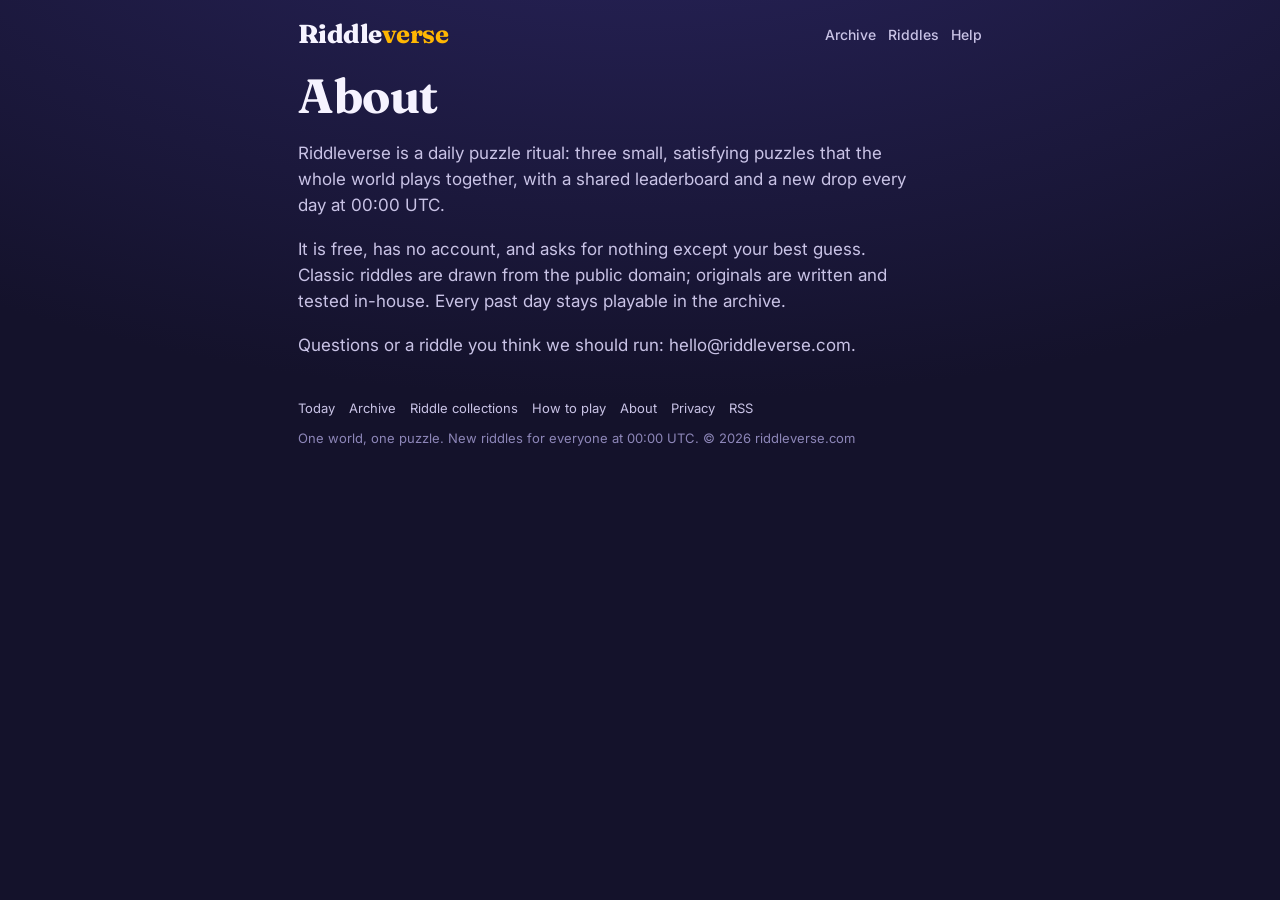
<file: about/index.html>
<!DOCTYPE html><html lang="en"><head><meta charset="utf-8"><meta name="viewport" content="width=device-width,initial-scale=1">
<title>About Riddleverse</title><meta name="description" content="What Riddleverse is and who makes it."><link rel="canonical" href="https://riddleverse.com/about/">
<meta name="robots" content="index,follow,max-image-preview:large"><meta name="theme-color" content="#14122b">
<meta property="og:type" content="website"><meta property="og:site_name" content="Riddleverse"><meta property="og:title" content="About Riddleverse"><meta property="og:description" content="What Riddleverse is and who makes it."><meta property="og:url" content="https://riddleverse.com/about/"><meta property="og:image" content="https://riddleverse.com/og.png"><meta name="twitter:card" content="summary_large_image">
<link rel="icon" href="/favicon.svg" type="image/svg+xml"><link rel="apple-touch-icon" href="/icon-192.png"><link rel="manifest" href="/manifest.webmanifest"><link rel="preconnect" href="https://fonts.googleapis.com"><link rel="preconnect" href="https://fonts.gstatic.com" crossorigin><link href="https://fonts.googleapis.com/css2?family=Fraunces:opsz,wght@9..144,600;9..144,700;9..144,800&family=Inter:wght@400;500;600;700&display=swap" rel="stylesheet">
<link rel="stylesheet" href="/assets/site.css?v=c1fc85a9"><script type="application/ld+json">{"@context": "https://schema.org", "@type": "WebSite", "name": "Riddleverse", "url": "https://riddleverse.com/"}</script></head>
<body><header><div class="wrap"><a class="logo" href="/">Riddle<b>verse</b></a><nav><a href="/archive/">Archive</a><a href="/riddles/">Riddles</a><a href="/how-to-play/">Help</a></nav></div></header>
<main><div class="wrap"><h1>About</h1><div class="article"><p>Riddleverse is a daily puzzle ritual: three small, satisfying puzzles that the whole world plays together, with a shared leaderboard and a new drop every day at 00:00 UTC.</p><p>It is free, has no account, and asks for nothing except your best guess. Classic riddles are drawn from the public domain; originals are written and tested in-house. Every past day stays playable in the archive.</p><p>Questions or a riddle you think we should run: hello@riddleverse.com.</p></div></div></main>
<footer><div class="wrap"><a href="/">Today</a><a href="/archive/">Archive</a><a href="/riddles/">Riddle collections</a><a href="/how-to-play/">How to play</a><a href="/about/">About</a><a href="/privacy/">Privacy</a><a href="/feed.xml">RSS</a><div style="margin-top:10px">One world, one puzzle. New riddles for everyone at 00:00 UTC. &copy; 2026 riddleverse.com</div></div></footer>
<script src="/assets/app.js?v=c1fc85a9" defer></script></body></html>
</file>
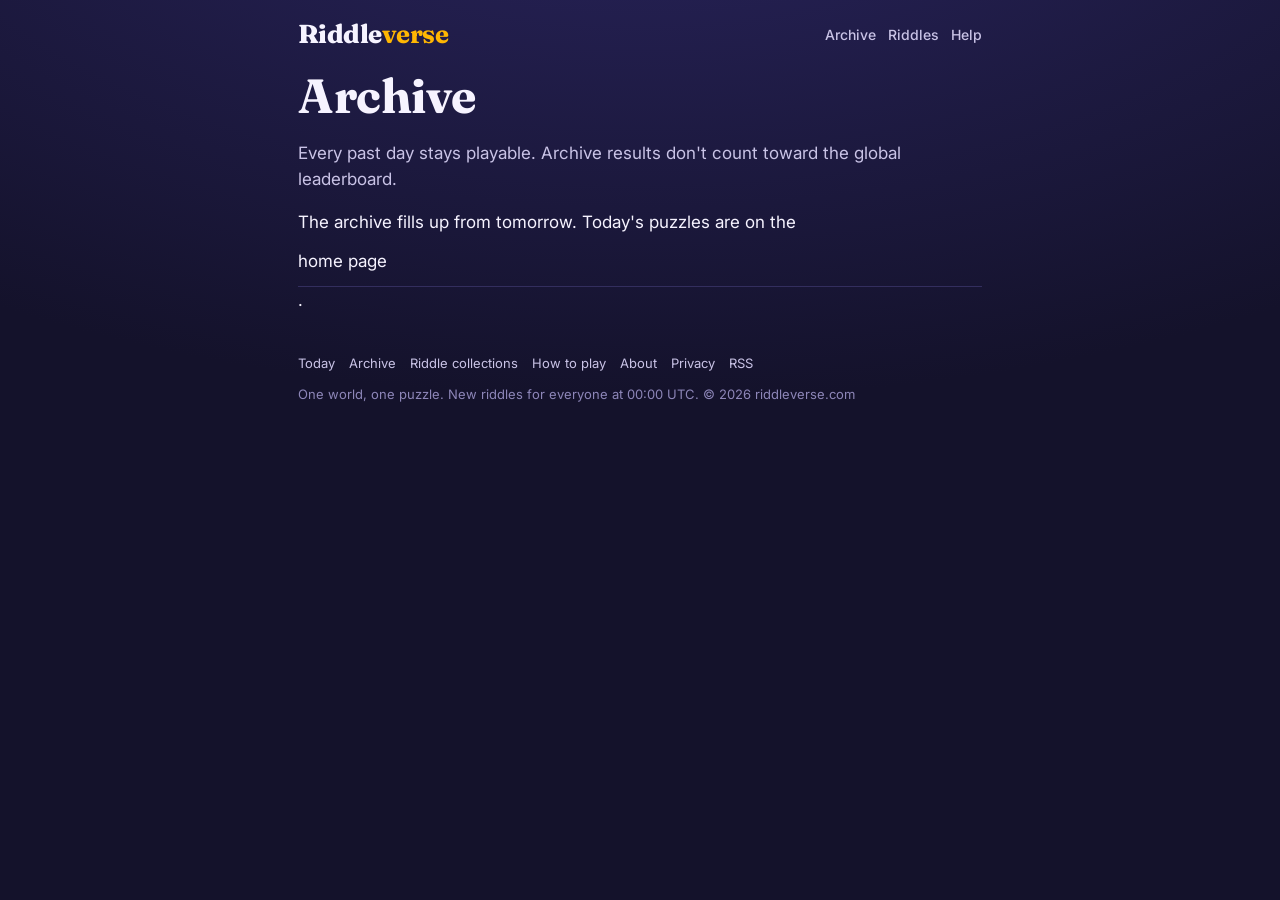
<file: archive/index.html>
<!DOCTYPE html><html lang="en"><head><meta charset="utf-8"><meta name="viewport" content="width=device-width,initial-scale=1">
<title>Archive — every past Riddleverse day | Riddleverse</title><meta name="description" content="Play every past day&#x27;s riddle, rebus and chain puzzle."><link rel="canonical" href="https://riddleverse.com/archive/">
<meta name="robots" content="index,follow,max-image-preview:large"><meta name="theme-color" content="#14122b">
<meta property="og:type" content="website"><meta property="og:site_name" content="Riddleverse"><meta property="og:title" content="Archive — every past Riddleverse day | Riddleverse"><meta property="og:description" content="Play every past day&#x27;s riddle, rebus and chain puzzle."><meta property="og:url" content="https://riddleverse.com/archive/"><meta property="og:image" content="https://riddleverse.com/og.png"><meta name="twitter:card" content="summary_large_image">
<link rel="icon" href="/favicon.svg" type="image/svg+xml"><link rel="apple-touch-icon" href="/icon-192.png"><link rel="manifest" href="/manifest.webmanifest"><link rel="preconnect" href="https://fonts.googleapis.com"><link rel="preconnect" href="https://fonts.gstatic.com" crossorigin><link href="https://fonts.googleapis.com/css2?family=Fraunces:opsz,wght@9..144,600;9..144,700;9..144,800&family=Inter:wght@400;500;600;700&display=swap" rel="stylesheet">
<link rel="stylesheet" href="/assets/site.css?v=c1fc85a9"><script type="application/ld+json">{"@context": "https://schema.org", "@type": "WebSite", "name": "Riddleverse", "url": "https://riddleverse.com/"}</script></head>
<body><header><div class="wrap"><a class="logo" href="/">Riddle<b>verse</b></a><nav><a href="/archive/">Archive</a><a href="/riddles/">Riddles</a><a href="/how-to-play/">Help</a></nav></div></header>
<main><div class="wrap"><h1>Archive</h1><p class="lede">Every past day stays playable. Archive results don't count toward the global leaderboard.</p><div class="list"><p>The archive fills up from tomorrow. Today's puzzles are on the <a href='/'>home page</a>.</p></div></div></main>
<footer><div class="wrap"><a href="/">Today</a><a href="/archive/">Archive</a><a href="/riddles/">Riddle collections</a><a href="/how-to-play/">How to play</a><a href="/about/">About</a><a href="/privacy/">Privacy</a><a href="/feed.xml">RSS</a><div style="margin-top:10px">One world, one puzzle. New riddles for everyone at 00:00 UTC. &copy; 2026 riddleverse.com</div></div></footer>
<script src="/assets/app.js?v=c1fc85a9" defer></script></body></html>
</file>
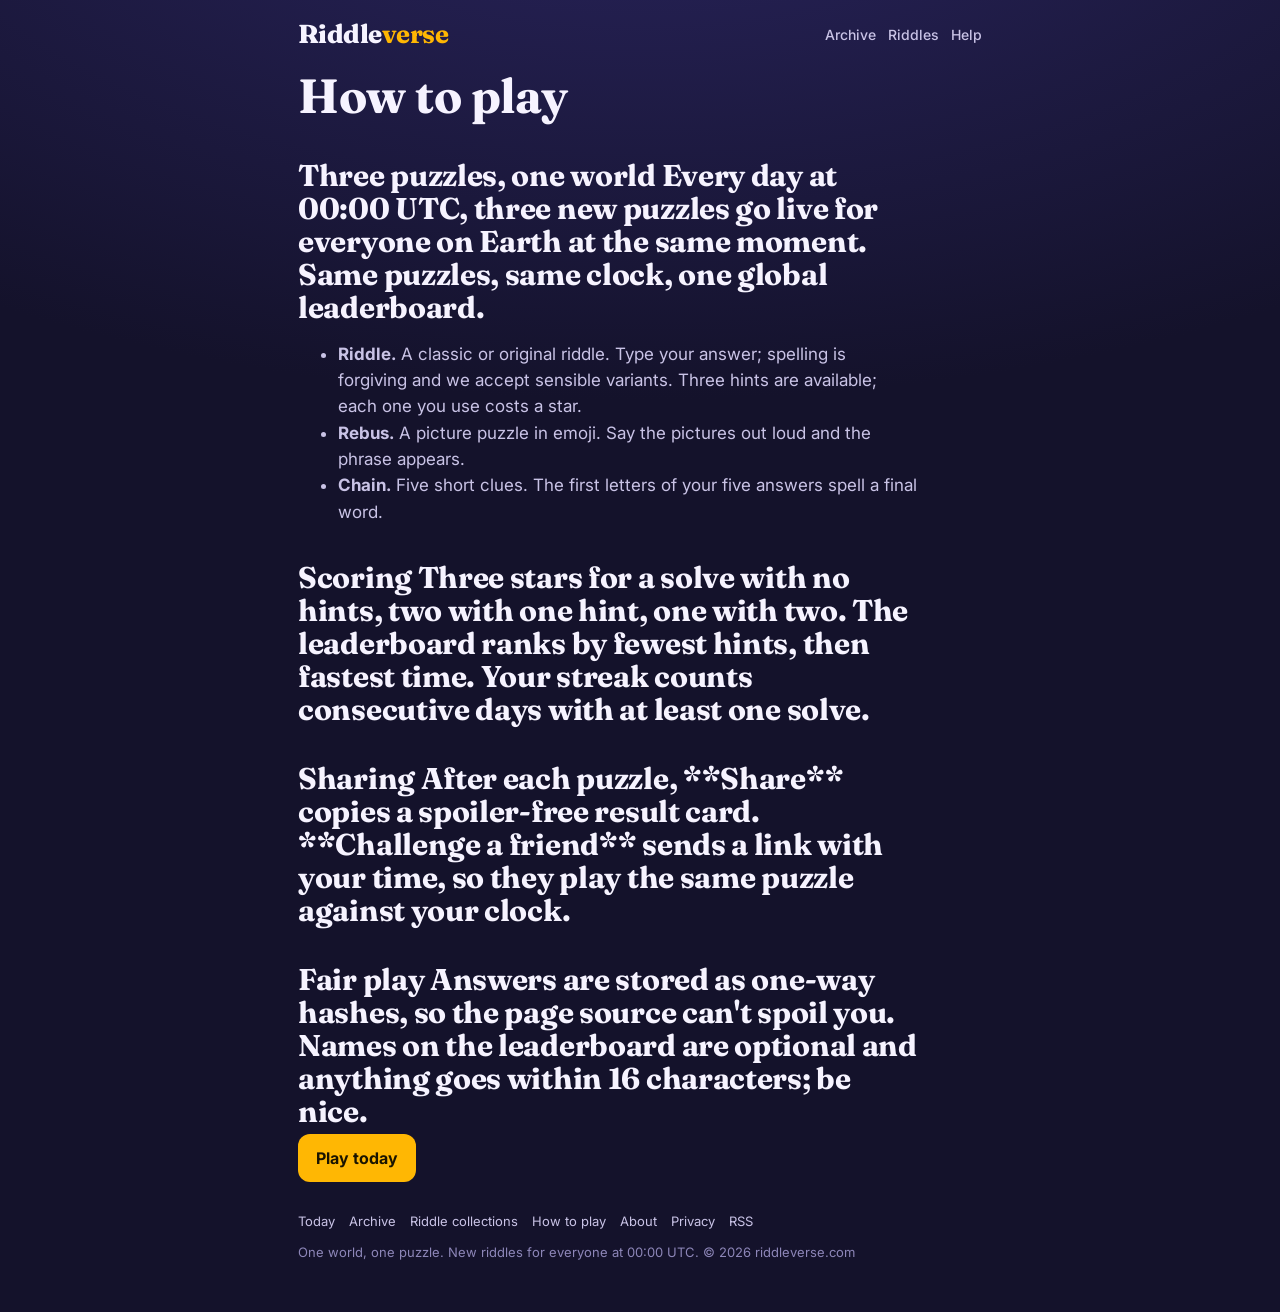
<file: how-to-play/index.html>
<!DOCTYPE html><html lang="en"><head><meta charset="utf-8"><meta name="viewport" content="width=device-width,initial-scale=1">
<title>How to play Riddleverse</title><meta name="description" content="How the daily riddle, rebus and chain puzzles work, how scoring and streaks work, and how to challenge a friend."><link rel="canonical" href="https://riddleverse.com/how-to-play/">
<meta name="robots" content="index,follow,max-image-preview:large"><meta name="theme-color" content="#14122b">
<meta property="og:type" content="website"><meta property="og:site_name" content="Riddleverse"><meta property="og:title" content="How to play Riddleverse"><meta property="og:description" content="How the daily riddle, rebus and chain puzzles work, how scoring and streaks work, and how to challenge a friend."><meta property="og:url" content="https://riddleverse.com/how-to-play/"><meta property="og:image" content="https://riddleverse.com/og.png"><meta name="twitter:card" content="summary_large_image">
<link rel="icon" href="/favicon.svg" type="image/svg+xml"><link rel="apple-touch-icon" href="/icon-192.png"><link rel="manifest" href="/manifest.webmanifest"><link rel="preconnect" href="https://fonts.googleapis.com"><link rel="preconnect" href="https://fonts.gstatic.com" crossorigin><link href="https://fonts.googleapis.com/css2?family=Fraunces:opsz,wght@9..144,600;9..144,700;9..144,800&family=Inter:wght@400;500;600;700&display=swap" rel="stylesheet">
<link rel="stylesheet" href="/assets/site.css?v=c1fc85a9"><script type="application/ld+json">{"@context": "https://schema.org", "@type": "WebSite", "name": "Riddleverse", "url": "https://riddleverse.com/"}</script></head>
<body><header><div class="wrap"><a class="logo" href="/">Riddle<b>verse</b></a><nav><a href="/archive/">Archive</a><a href="/riddles/">Riddles</a><a href="/how-to-play/">Help</a></nav></div></header>
<main><div class="wrap"><h1>How to play</h1><div class="article"><h2>Three puzzles, one world
Every day at 00:00 UTC, three new puzzles go live for everyone on Earth at the same moment. Same puzzles, same clock, one global leaderboard.</h2><ul><li><strong>Riddle.</strong> A classic or original riddle. Type your answer; spelling is forgiving and we accept sensible variants. Three hints are available; each one you use costs a star.</li><li><strong>Rebus.</strong> A picture puzzle in emoji. Say the pictures out loud and the phrase appears.</li><li><strong>Chain.</strong> Five short clues. The first letters of your five answers spell a final word.</li></ul><h2>Scoring
Three stars for a solve with no hints, two with one hint, one with two. The leaderboard ranks by fewest hints, then fastest time. Your streak counts consecutive days with at least one solve.</h2><h2>Sharing
After each puzzle, **Share** copies a spoiler-free result card. **Challenge a friend** sends a link with your time, so they play the same puzzle against your clock.</h2><h2>Fair play
Answers are stored as one-way hashes, so the page source can&#x27;t spoil you. Names on the leaderboard are optional and anything goes within 16 characters; be nice.</h2></div><p><a class="btn" href="/">Play today</a></p></div></main>
<footer><div class="wrap"><a href="/">Today</a><a href="/archive/">Archive</a><a href="/riddles/">Riddle collections</a><a href="/how-to-play/">How to play</a><a href="/about/">About</a><a href="/privacy/">Privacy</a><a href="/feed.xml">RSS</a><div style="margin-top:10px">One world, one puzzle. New riddles for everyone at 00:00 UTC. &copy; 2026 riddleverse.com</div></div></footer>
<script src="/assets/app.js?v=c1fc85a9" defer></script></body></html>
</file>
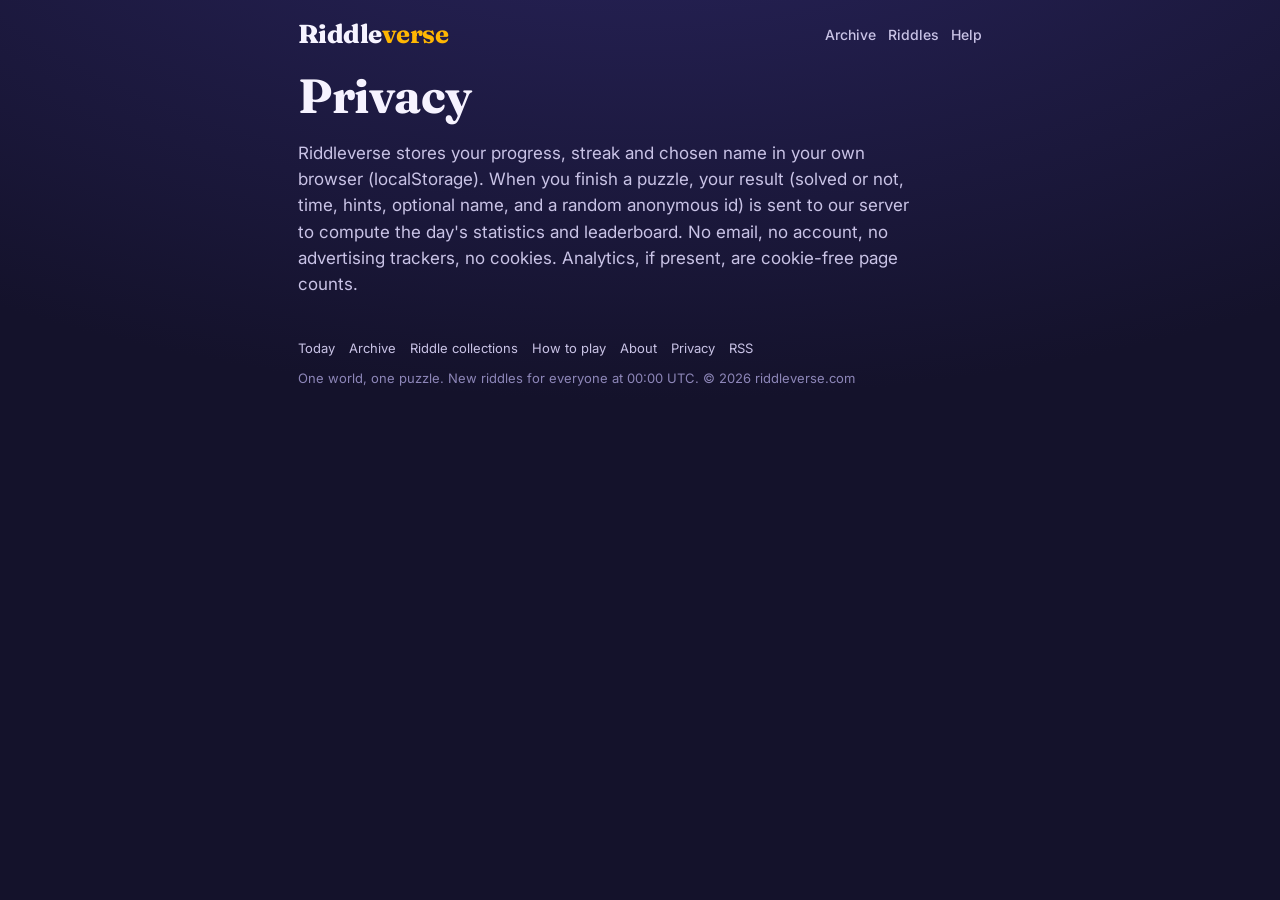
<file: privacy/index.html>
<!DOCTYPE html><html lang="en"><head><meta charset="utf-8"><meta name="viewport" content="width=device-width,initial-scale=1">
<title>Privacy | Riddleverse</title><meta name="description" content="What Riddleverse stores and why."><link rel="canonical" href="https://riddleverse.com/privacy/">
<meta name="robots" content="index,follow,max-image-preview:large"><meta name="theme-color" content="#14122b">
<meta property="og:type" content="website"><meta property="og:site_name" content="Riddleverse"><meta property="og:title" content="Privacy | Riddleverse"><meta property="og:description" content="What Riddleverse stores and why."><meta property="og:url" content="https://riddleverse.com/privacy/"><meta property="og:image" content="https://riddleverse.com/og.png"><meta name="twitter:card" content="summary_large_image">
<link rel="icon" href="/favicon.svg" type="image/svg+xml"><link rel="apple-touch-icon" href="/icon-192.png"><link rel="manifest" href="/manifest.webmanifest"><link rel="preconnect" href="https://fonts.googleapis.com"><link rel="preconnect" href="https://fonts.gstatic.com" crossorigin><link href="https://fonts.googleapis.com/css2?family=Fraunces:opsz,wght@9..144,600;9..144,700;9..144,800&family=Inter:wght@400;500;600;700&display=swap" rel="stylesheet">
<link rel="stylesheet" href="/assets/site.css?v=c1fc85a9"><script type="application/ld+json">{"@context": "https://schema.org", "@type": "WebSite", "name": "Riddleverse", "url": "https://riddleverse.com/"}</script></head>
<body><header><div class="wrap"><a class="logo" href="/">Riddle<b>verse</b></a><nav><a href="/archive/">Archive</a><a href="/riddles/">Riddles</a><a href="/how-to-play/">Help</a></nav></div></header>
<main><div class="wrap"><h1>Privacy</h1><div class="article"><p>Riddleverse stores your progress, streak and chosen name in your own browser (localStorage). When you finish a puzzle, your result (solved or not, time, hints, optional name, and a random anonymous id) is sent to our server to compute the day&#x27;s statistics and leaderboard. No email, no account, no advertising trackers, no cookies. Analytics, if present, are cookie-free page counts.</p></div></div></main>
<footer><div class="wrap"><a href="/">Today</a><a href="/archive/">Archive</a><a href="/riddles/">Riddle collections</a><a href="/how-to-play/">How to play</a><a href="/about/">About</a><a href="/privacy/">Privacy</a><a href="/feed.xml">RSS</a><div style="margin-top:10px">One world, one puzzle. New riddles for everyone at 00:00 UTC. &copy; 2026 riddleverse.com</div></div></footer>
<script src="/assets/app.js?v=c1fc85a9" defer></script></body></html>
</file>
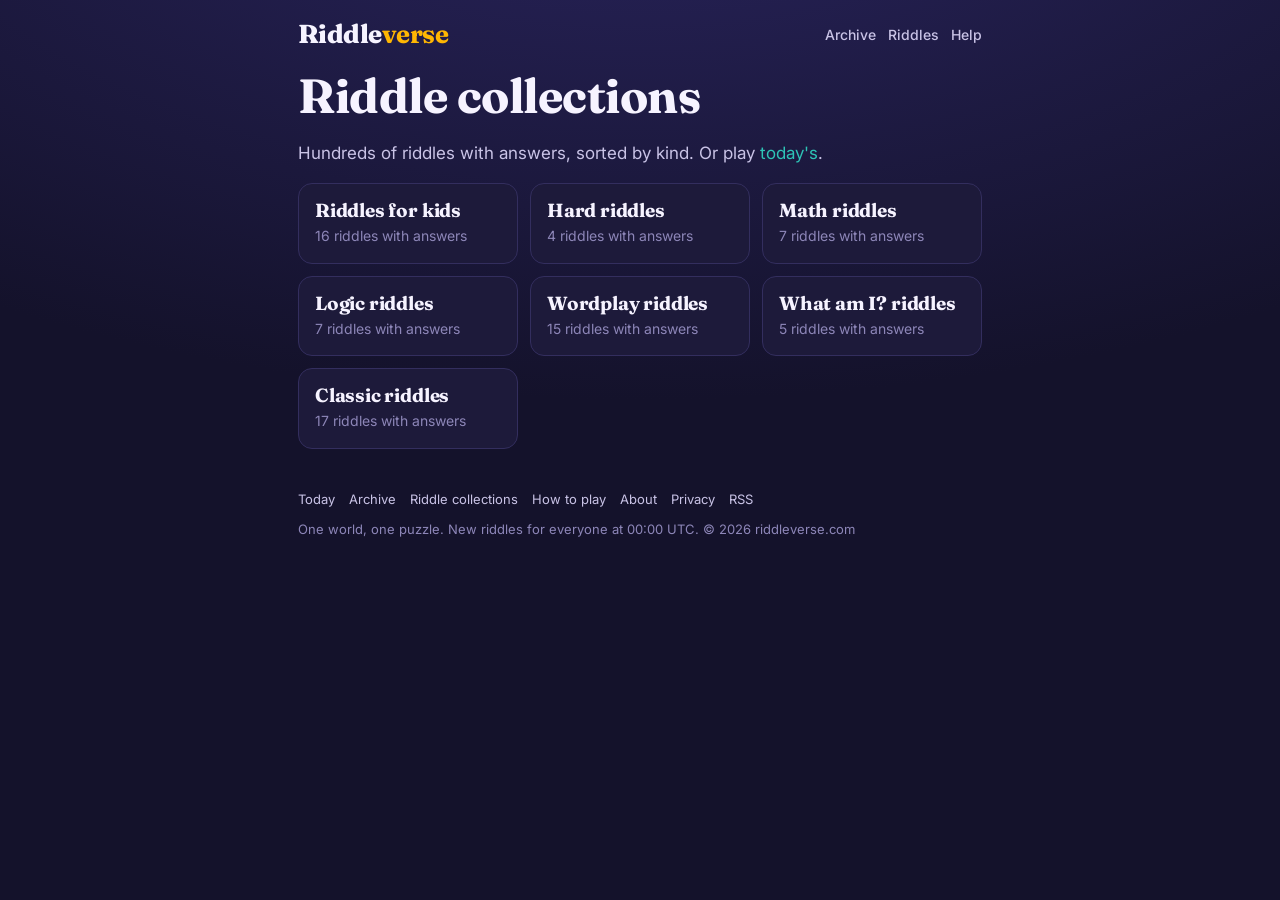
<file: riddles/index.html>
<!DOCTYPE html><html lang="en"><head><meta charset="utf-8"><meta name="viewport" content="width=device-width,initial-scale=1">
<title>Riddle collections with answers | Riddleverse</title><meta name="description" content="Riddles for kids, hard riddles, math, logic, wordplay and what-am-I riddles, all with answers."><link rel="canonical" href="https://riddleverse.com/riddles/">
<meta name="robots" content="index,follow,max-image-preview:large"><meta name="theme-color" content="#14122b">
<meta property="og:type" content="website"><meta property="og:site_name" content="Riddleverse"><meta property="og:title" content="Riddle collections with answers | Riddleverse"><meta property="og:description" content="Riddles for kids, hard riddles, math, logic, wordplay and what-am-I riddles, all with answers."><meta property="og:url" content="https://riddleverse.com/riddles/"><meta property="og:image" content="https://riddleverse.com/og.png"><meta name="twitter:card" content="summary_large_image">
<link rel="icon" href="/favicon.svg" type="image/svg+xml"><link rel="apple-touch-icon" href="/icon-192.png"><link rel="manifest" href="/manifest.webmanifest"><link rel="preconnect" href="https://fonts.googleapis.com"><link rel="preconnect" href="https://fonts.gstatic.com" crossorigin><link href="https://fonts.googleapis.com/css2?family=Fraunces:opsz,wght@9..144,600;9..144,700;9..144,800&family=Inter:wght@400;500;600;700&display=swap" rel="stylesheet">
<link rel="stylesheet" href="/assets/site.css?v=c1fc85a9"><script type="application/ld+json">{"@context": "https://schema.org", "@type": "WebSite", "name": "Riddleverse", "url": "https://riddleverse.com/"}</script></head>
<body><header><div class="wrap"><a class="logo" href="/">Riddle<b>verse</b></a><nav><a href="/archive/">Archive</a><a href="/riddles/">Riddles</a><a href="/how-to-play/">Help</a></nav></div></header>
<main><div class="wrap"><h1>Riddle collections</h1><p class="lede">Hundreds of riddles with answers, sorted by kind. Or play <a href="/">today's</a>.</p><div class="grid"><a class="tile" href="/riddles/kids/"><h3>Riddles for kids</h3><p>16 riddles with answers</p></a><a class="tile" href="/riddles/hard/"><h3>Hard riddles</h3><p>4 riddles with answers</p></a><a class="tile" href="/riddles/math/"><h3>Math riddles</h3><p>7 riddles with answers</p></a><a class="tile" href="/riddles/logic/"><h3>Logic riddles</h3><p>7 riddles with answers</p></a><a class="tile" href="/riddles/wordplay/"><h3>Wordplay riddles</h3><p>15 riddles with answers</p></a><a class="tile" href="/riddles/what-am-i/"><h3>What am I? riddles</h3><p>5 riddles with answers</p></a><a class="tile" href="/riddles/classic/"><h3>Classic riddles</h3><p>17 riddles with answers</p></a></div></div></main>
<footer><div class="wrap"><a href="/">Today</a><a href="/archive/">Archive</a><a href="/riddles/">Riddle collections</a><a href="/how-to-play/">How to play</a><a href="/about/">About</a><a href="/privacy/">Privacy</a><a href="/feed.xml">RSS</a><div style="margin-top:10px">One world, one puzzle. New riddles for everyone at 00:00 UTC. &copy; 2026 riddleverse.com</div></div></footer>
<script src="/assets/app.js?v=c1fc85a9" defer></script></body></html>
</file>
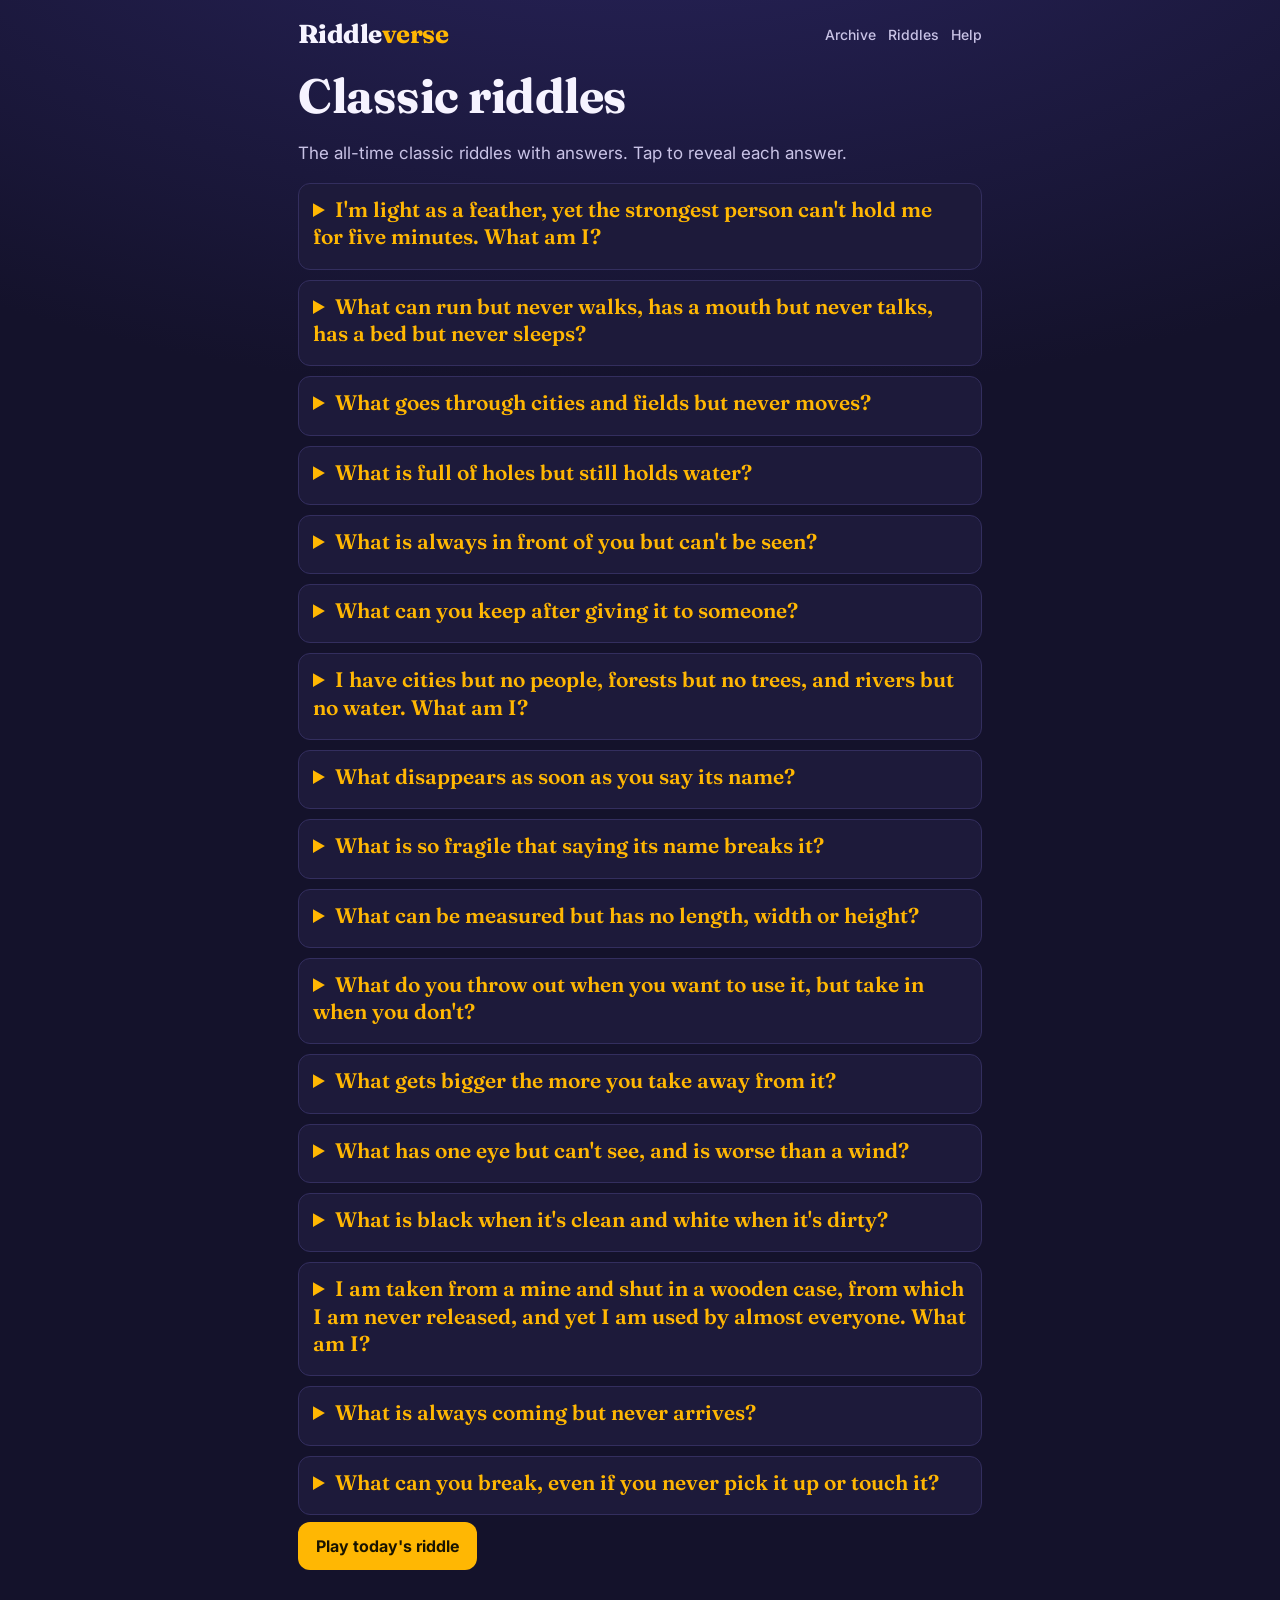
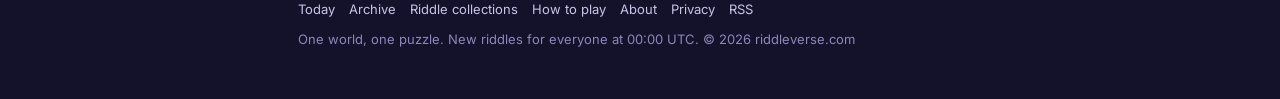
<file: riddles/classic/index.html>
<!DOCTYPE html><html lang="en"><head><meta charset="utf-8"><meta name="viewport" content="width=device-width,initial-scale=1">
<title>Classic riddles with answers (17) | Riddleverse</title><meta name="description" content="The all-time classic riddles with answers."><link rel="canonical" href="https://riddleverse.com/riddles/classic/">
<meta name="robots" content="index,follow,max-image-preview:large"><meta name="theme-color" content="#14122b">
<meta property="og:type" content="website"><meta property="og:site_name" content="Riddleverse"><meta property="og:title" content="Classic riddles with answers (17) | Riddleverse"><meta property="og:description" content="The all-time classic riddles with answers."><meta property="og:url" content="https://riddleverse.com/riddles/classic/"><meta property="og:image" content="https://riddleverse.com/og.png"><meta name="twitter:card" content="summary_large_image">
<link rel="icon" href="/favicon.svg" type="image/svg+xml"><link rel="apple-touch-icon" href="/icon-192.png"><link rel="manifest" href="/manifest.webmanifest"><link rel="preconnect" href="https://fonts.googleapis.com"><link rel="preconnect" href="https://fonts.gstatic.com" crossorigin><link href="https://fonts.googleapis.com/css2?family=Fraunces:opsz,wght@9..144,600;9..144,700;9..144,800&family=Inter:wght@400;500;600;700&display=swap" rel="stylesheet">
<link rel="stylesheet" href="/assets/site.css?v=c1fc85a9"><script type="application/ld+json">{"@context": "https://schema.org", "@type": "WebSite", "name": "Riddleverse", "url": "https://riddleverse.com/"}</script><script type="application/ld+json">{"@context": "https://schema.org", "@type": "FAQPage", "mainEntity": [{"@type": "Question", "name": "I'm light as a feather, yet the strongest person can't hold me for five minutes. What am I?", "acceptedAnswer": {"@type": "Answer", "text": "breath"}}, {"@type": "Question", "name": "What can run but never walks, has a mouth but never talks, has a bed but never sleeps?", "acceptedAnswer": {"@type": "Answer", "text": "a river"}}, {"@type": "Question", "name": "What goes through cities and fields but never moves?", "acceptedAnswer": {"@type": "Answer", "text": "a road"}}, {"@type": "Question", "name": "What is full of holes but still holds water?", "acceptedAnswer": {"@type": "Answer", "text": "a sponge"}}, {"@type": "Question", "name": "What is always in front of you but can't be seen?", "acceptedAnswer": {"@type": "Answer", "text": "future"}}, {"@type": "Question", "name": "What can you keep after giving it to someone?", "acceptedAnswer": {"@type": "Answer", "text": "a promise"}}, {"@type": "Question", "name": "I have cities but no people, forests but no trees, and rivers but no water. What am I?", "acceptedAnswer": {"@type": "Answer", "text": "a map"}}, {"@type": "Question", "name": "What disappears as soon as you say its name?", "acceptedAnswer": {"@type": "Answer", "text": "silence"}}, {"@type": "Question", "name": "What is so fragile that saying its name breaks it?", "acceptedAnswer": {"@type": "Answer", "text": "silence"}}, {"@type": "Question", "name": "What can be measured but has no length, width or height?", "acceptedAnswer": {"@type": "Answer", "text": "temperature"}}, {"@type": "Question", "name": "What do you throw out when you want to use it, but take in when you don't?", "acceptedAnswer": {"@type": "Answer", "text": "an anchor"}}, {"@type": "Question", "name": "What gets bigger the more you take away from it?", "acceptedAnswer": {"@type": "Answer", "text": "a hole"}}, {"@type": "Question", "name": "What has one eye but can't see, and is worse than a wind?", "acceptedAnswer": {"@type": "Answer", "text": "a hurricane"}}, {"@type": "Question", "name": "What is black when it's clean and white when it's dirty?", "acceptedAnswer": {"@type": "Answer", "text": "a blackboard"}}, {"@type": "Question", "name": "I am taken from a mine and shut in a wooden case, from which I am never released, and yet I am used by almost everyone. What am I?", "acceptedAnswer": {"@type": "Answer", "text": "graphite"}}, {"@type": "Question", "name": "What is always coming but never arrives?", "acceptedAnswer": {"@type": "Answer", "text": "tomorrow"}}, {"@type": "Question", "name": "What can you break, even if you never pick it up or touch it?", "acceptedAnswer": {"@type": "Answer", "text": "a promise"}}]}</script></head>
<body><header><div class="wrap"><a class="logo" href="/">Riddle<b>verse</b></a><nav><a href="/archive/">Archive</a><a href="/riddles/">Riddles</a><a href="/how-to-play/">Help</a></nav></div></header>
<main><div class="wrap"><h1>Classic riddles</h1><p class="lede">The all-time classic riddles with answers. Tap to reveal each answer.</p><details><summary class="rq">I&#x27;m light as a feather, yet the strongest person can&#x27;t hold me for five minutes. What am I?</summary><p><b>Breath.</b></p></details><details><summary class="rq">What can run but never walks, has a mouth but never talks, has a bed but never sleeps?</summary><p><b>A River.</b></p></details><details><summary class="rq">What goes through cities and fields but never moves?</summary><p><b>A Road.</b></p></details><details><summary class="rq">What is full of holes but still holds water?</summary><p><b>A Sponge.</b></p></details><details><summary class="rq">What is always in front of you but can&#x27;t be seen?</summary><p><b>Future.</b></p></details><details><summary class="rq">What can you keep after giving it to someone?</summary><p><b>A Promise.</b></p></details><details><summary class="rq">I have cities but no people, forests but no trees, and rivers but no water. What am I?</summary><p><b>A Map.</b></p></details><details><summary class="rq">What disappears as soon as you say its name?</summary><p><b>Silence.</b></p></details><details><summary class="rq">What is so fragile that saying its name breaks it?</summary><p><b>Silence.</b></p></details><details><summary class="rq">What can be measured but has no length, width or height?</summary><p><b>Temperature.</b></p></details><details><summary class="rq">What do you throw out when you want to use it, but take in when you don&#x27;t?</summary><p><b>An Anchor.</b></p></details><details><summary class="rq">What gets bigger the more you take away from it?</summary><p><b>A Hole.</b></p></details><details><summary class="rq">What has one eye but can&#x27;t see, and is worse than a wind?</summary><p><b>A Hurricane.</b></p></details><details><summary class="rq">What is black when it&#x27;s clean and white when it&#x27;s dirty?</summary><p><b>A Blackboard.</b></p></details><details><summary class="rq">I am taken from a mine and shut in a wooden case, from which I am never released, and yet I am used by almost everyone. What am I?</summary><p><b>Graphite.</b></p></details><details><summary class="rq">What is always coming but never arrives?</summary><p><b>Tomorrow.</b></p></details><details><summary class="rq">What can you break, even if you never pick it up or touch it?</summary><p><b>A Promise.</b></p></details><p style="margin-top:18px"><a class="btn" href="/">Play today's riddle</a></p></div></main>
<footer><div class="wrap"><a href="/">Today</a><a href="/archive/">Archive</a><a href="/riddles/">Riddle collections</a><a href="/how-to-play/">How to play</a><a href="/about/">About</a><a href="/privacy/">Privacy</a><a href="/feed.xml">RSS</a><div style="margin-top:10px">One world, one puzzle. New riddles for everyone at 00:00 UTC. &copy; 2026 riddleverse.com</div></div></footer>
<script src="/assets/app.js?v=c1fc85a9" defer></script></body></html>
</file>
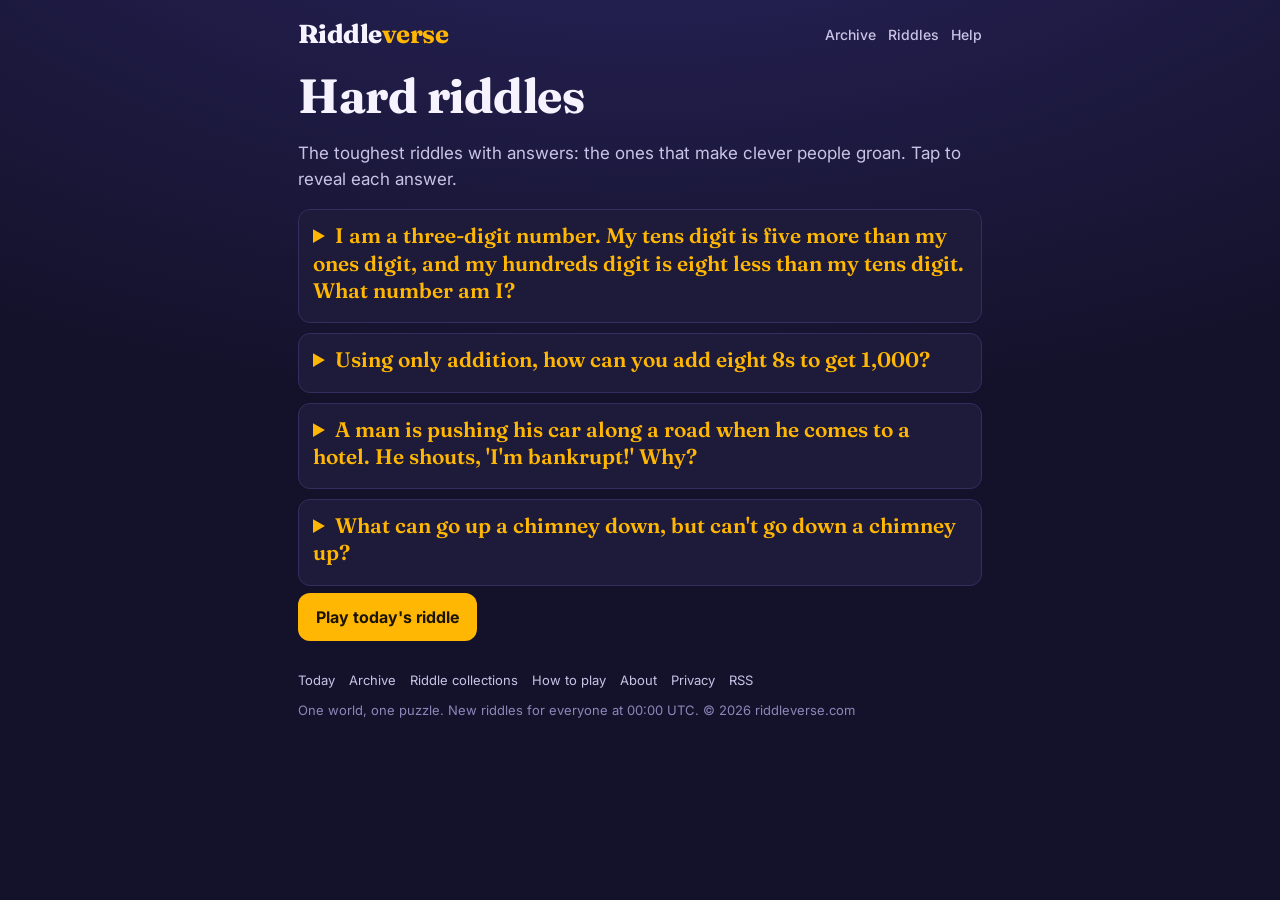
<file: riddles/hard/index.html>
<!DOCTYPE html><html lang="en"><head><meta charset="utf-8"><meta name="viewport" content="width=device-width,initial-scale=1">
<title>Hard riddles with answers (4) | Riddleverse</title><meta name="description" content="The toughest riddles with answers: the ones that make clever people groan."><link rel="canonical" href="https://riddleverse.com/riddles/hard/">
<meta name="robots" content="index,follow,max-image-preview:large"><meta name="theme-color" content="#14122b">
<meta property="og:type" content="website"><meta property="og:site_name" content="Riddleverse"><meta property="og:title" content="Hard riddles with answers (4) | Riddleverse"><meta property="og:description" content="The toughest riddles with answers: the ones that make clever people groan."><meta property="og:url" content="https://riddleverse.com/riddles/hard/"><meta property="og:image" content="https://riddleverse.com/og.png"><meta name="twitter:card" content="summary_large_image">
<link rel="icon" href="/favicon.svg" type="image/svg+xml"><link rel="apple-touch-icon" href="/icon-192.png"><link rel="manifest" href="/manifest.webmanifest"><link rel="preconnect" href="https://fonts.googleapis.com"><link rel="preconnect" href="https://fonts.gstatic.com" crossorigin><link href="https://fonts.googleapis.com/css2?family=Fraunces:opsz,wght@9..144,600;9..144,700;9..144,800&family=Inter:wght@400;500;600;700&display=swap" rel="stylesheet">
<link rel="stylesheet" href="/assets/site.css?v=c1fc85a9"><script type="application/ld+json">{"@context": "https://schema.org", "@type": "WebSite", "name": "Riddleverse", "url": "https://riddleverse.com/"}</script><script type="application/ld+json">{"@context": "https://schema.org", "@type": "FAQPage", "mainEntity": [{"@type": "Question", "name": "I am a three-digit number. My tens digit is five more than my ones digit, and my hundreds digit is eight less than my tens digit. What number am I?", "acceptedAnswer": {"@type": "Answer", "text": "194"}}, {"@type": "Question", "name": "Using only addition, how can you add eight 8s to get 1,000?", "acceptedAnswer": {"@type": "Answer", "text": "888 + 88 + 8 + 8 + 8"}}, {"@type": "Question", "name": "A man is pushing his car along a road when he comes to a hotel. He shouts, 'I'm bankrupt!' Why?", "acceptedAnswer": {"@type": "Answer", "text": "he is playing monopoly"}}, {"@type": "Question", "name": "What can go up a chimney down, but can't go down a chimney up?", "acceptedAnswer": {"@type": "Answer", "text": "an umbrella"}}]}</script></head>
<body><header><div class="wrap"><a class="logo" href="/">Riddle<b>verse</b></a><nav><a href="/archive/">Archive</a><a href="/riddles/">Riddles</a><a href="/how-to-play/">Help</a></nav></div></header>
<main><div class="wrap"><h1>Hard riddles</h1><p class="lede">The toughest riddles with answers: the ones that make clever people groan. Tap to reveal each answer.</p><details><summary class="rq">I am a three-digit number. My tens digit is five more than my ones digit, and my hundreds digit is eight less than my tens digit. What number am I?</summary><p><b>194.</b></p></details><details><summary class="rq">Using only addition, how can you add eight 8s to get 1,000?</summary><p><b>888 + 88 + 8 + 8 + 8.</b></p></details><details><summary class="rq">A man is pushing his car along a road when he comes to a hotel. He shouts, &#x27;I&#x27;m bankrupt!&#x27; Why?</summary><p><b>He Is Playing Monopoly.</b></p></details><details><summary class="rq">What can go up a chimney down, but can&#x27;t go down a chimney up?</summary><p><b>An Umbrella.</b></p></details><p style="margin-top:18px"><a class="btn" href="/">Play today's riddle</a></p></div></main>
<footer><div class="wrap"><a href="/">Today</a><a href="/archive/">Archive</a><a href="/riddles/">Riddle collections</a><a href="/how-to-play/">How to play</a><a href="/about/">About</a><a href="/privacy/">Privacy</a><a href="/feed.xml">RSS</a><div style="margin-top:10px">One world, one puzzle. New riddles for everyone at 00:00 UTC. &copy; 2026 riddleverse.com</div></div></footer>
<script src="/assets/app.js?v=c1fc85a9" defer></script></body></html>
</file>
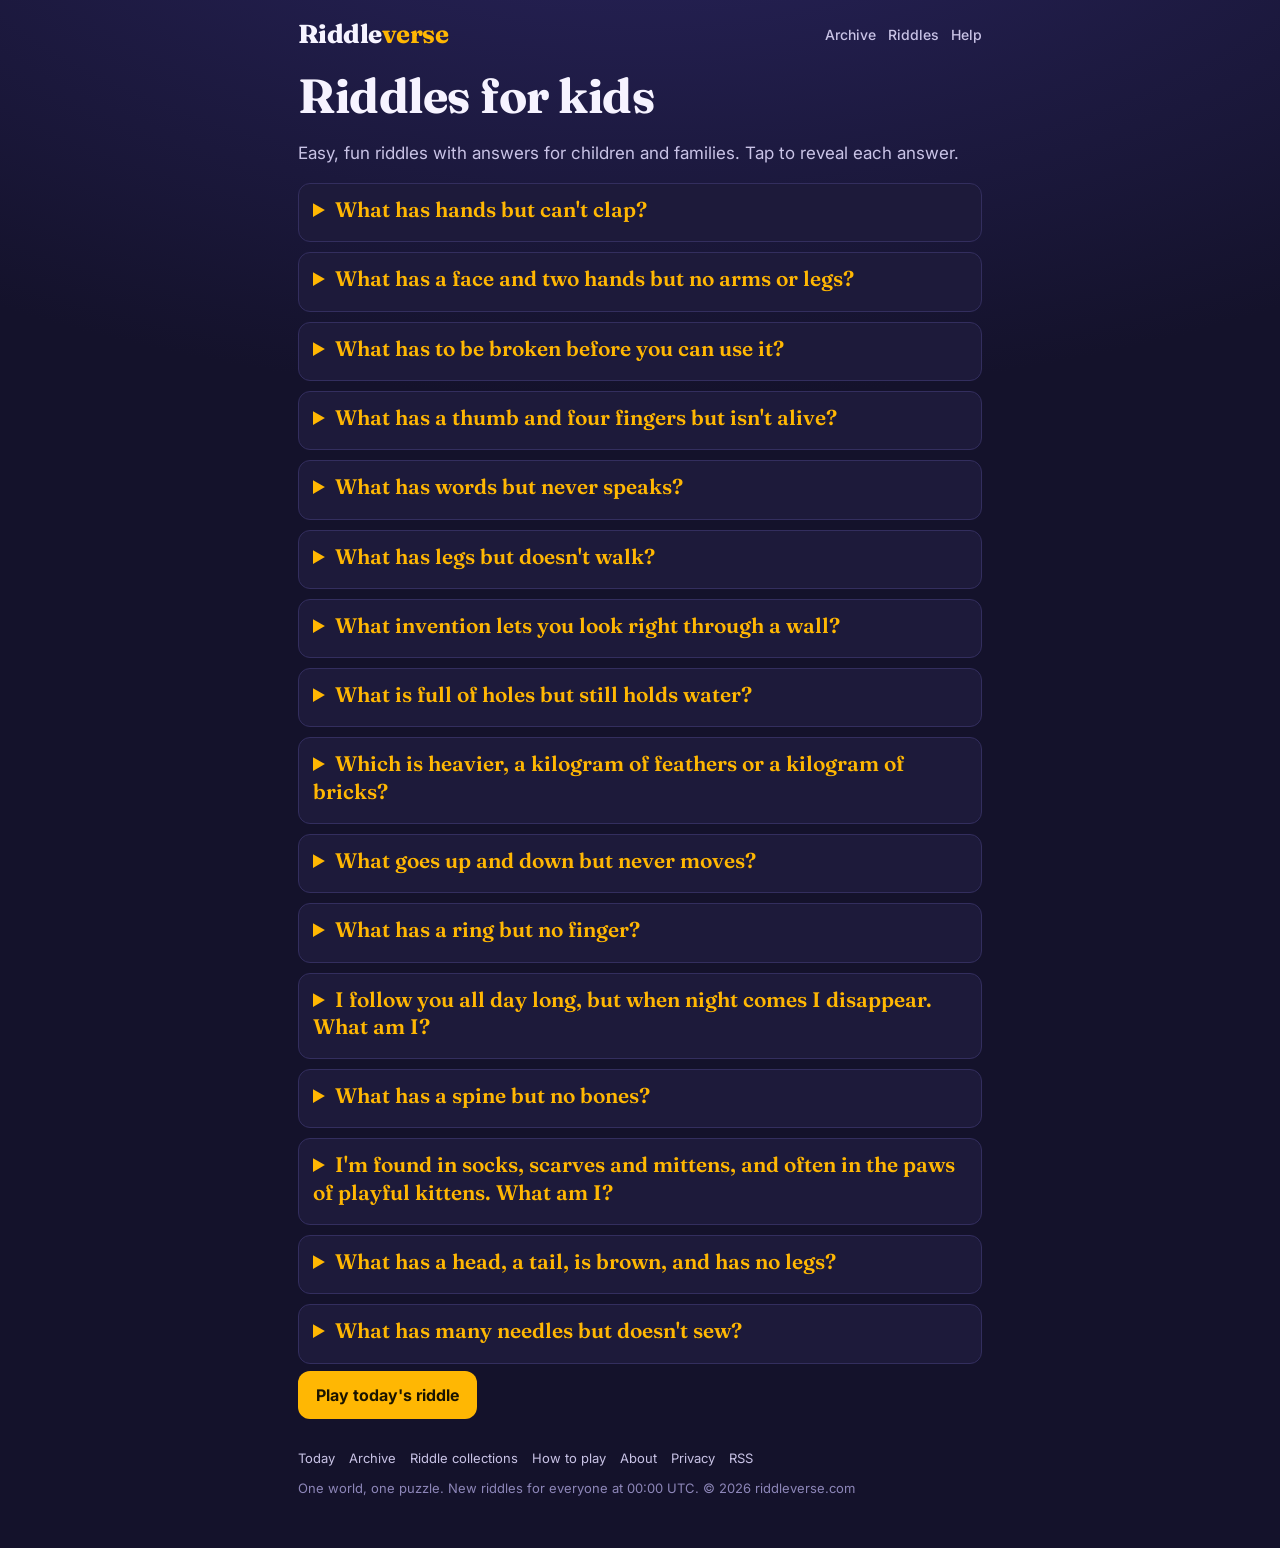
<file: riddles/kids/index.html>
<!DOCTYPE html><html lang="en"><head><meta charset="utf-8"><meta name="viewport" content="width=device-width,initial-scale=1">
<title>Riddles for kids with answers (16) | Riddleverse</title><meta name="description" content="Easy, fun riddles with answers for children and families."><link rel="canonical" href="https://riddleverse.com/riddles/kids/">
<meta name="robots" content="index,follow,max-image-preview:large"><meta name="theme-color" content="#14122b">
<meta property="og:type" content="website"><meta property="og:site_name" content="Riddleverse"><meta property="og:title" content="Riddles for kids with answers (16) | Riddleverse"><meta property="og:description" content="Easy, fun riddles with answers for children and families."><meta property="og:url" content="https://riddleverse.com/riddles/kids/"><meta property="og:image" content="https://riddleverse.com/og.png"><meta name="twitter:card" content="summary_large_image">
<link rel="icon" href="/favicon.svg" type="image/svg+xml"><link rel="apple-touch-icon" href="/icon-192.png"><link rel="manifest" href="/manifest.webmanifest"><link rel="preconnect" href="https://fonts.googleapis.com"><link rel="preconnect" href="https://fonts.gstatic.com" crossorigin><link href="https://fonts.googleapis.com/css2?family=Fraunces:opsz,wght@9..144,600;9..144,700;9..144,800&family=Inter:wght@400;500;600;700&display=swap" rel="stylesheet">
<link rel="stylesheet" href="/assets/site.css?v=c1fc85a9"><script type="application/ld+json">{"@context": "https://schema.org", "@type": "WebSite", "name": "Riddleverse", "url": "https://riddleverse.com/"}</script><script type="application/ld+json">{"@context": "https://schema.org", "@type": "FAQPage", "mainEntity": [{"@type": "Question", "name": "What has hands but can't clap?", "acceptedAnswer": {"@type": "Answer", "text": "a clock"}}, {"@type": "Question", "name": "What has a face and two hands but no arms or legs?", "acceptedAnswer": {"@type": "Answer", "text": "a clock"}}, {"@type": "Question", "name": "What has to be broken before you can use it?", "acceptedAnswer": {"@type": "Answer", "text": "an egg"}}, {"@type": "Question", "name": "What has a thumb and four fingers but isn't alive?", "acceptedAnswer": {"@type": "Answer", "text": "a glove"}}, {"@type": "Question", "name": "What has words but never speaks?", "acceptedAnswer": {"@type": "Answer", "text": "a book"}}, {"@type": "Question", "name": "What has legs but doesn't walk?", "acceptedAnswer": {"@type": "Answer", "text": "a chair"}}, {"@type": "Question", "name": "What invention lets you look right through a wall?", "acceptedAnswer": {"@type": "Answer", "text": "a window"}}, {"@type": "Question", "name": "What is full of holes but still holds water?", "acceptedAnswer": {"@type": "Answer", "text": "a sponge"}}, {"@type": "Question", "name": "Which is heavier, a kilogram of feathers or a kilogram of bricks?", "acceptedAnswer": {"@type": "Answer", "text": "equal"}}, {"@type": "Question", "name": "What goes up and down but never moves?", "acceptedAnswer": {"@type": "Answer", "text": "a staircase"}}, {"@type": "Question", "name": "What has a ring but no finger?", "acceptedAnswer": {"@type": "Answer", "text": "a phone"}}, {"@type": "Question", "name": "I follow you all day long, but when night comes I disappear. What am I?", "acceptedAnswer": {"@type": "Answer", "text": "a shadow"}}, {"@type": "Question", "name": "What has a spine but no bones?", "acceptedAnswer": {"@type": "Answer", "text": "a book"}}, {"@type": "Question", "name": "I'm found in socks, scarves and mittens, and often in the paws of playful kittens. What am I?", "acceptedAnswer": {"@type": "Answer", "text": "wool"}}, {"@type": "Question", "name": "What has a head, a tail, is brown, and has no legs?", "acceptedAnswer": {"@type": "Answer", "text": "a coin"}}, {"@type": "Question", "name": "What has many needles but doesn't sew?", "acceptedAnswer": {"@type": "Answer", "text": "a cactus"}}]}</script></head>
<body><header><div class="wrap"><a class="logo" href="/">Riddle<b>verse</b></a><nav><a href="/archive/">Archive</a><a href="/riddles/">Riddles</a><a href="/how-to-play/">Help</a></nav></div></header>
<main><div class="wrap"><h1>Riddles for kids</h1><p class="lede">Easy, fun riddles with answers for children and families. Tap to reveal each answer.</p><details><summary class="rq">What has hands but can&#x27;t clap?</summary><p><b>A Clock.</b></p></details><details><summary class="rq">What has a face and two hands but no arms or legs?</summary><p><b>A Clock.</b></p></details><details><summary class="rq">What has to be broken before you can use it?</summary><p><b>An Egg.</b></p></details><details><summary class="rq">What has a thumb and four fingers but isn&#x27;t alive?</summary><p><b>A Glove.</b></p></details><details><summary class="rq">What has words but never speaks?</summary><p><b>A Book.</b></p></details><details><summary class="rq">What has legs but doesn&#x27;t walk?</summary><p><b>A Chair.</b></p></details><details><summary class="rq">What invention lets you look right through a wall?</summary><p><b>A Window.</b></p></details><details><summary class="rq">What is full of holes but still holds water?</summary><p><b>A Sponge.</b></p></details><details><summary class="rq">Which is heavier, a kilogram of feathers or a kilogram of bricks?</summary><p><b>Equal.</b></p></details><details><summary class="rq">What goes up and down but never moves?</summary><p><b>A Staircase.</b></p></details><details><summary class="rq">What has a ring but no finger?</summary><p><b>A Phone.</b></p></details><details><summary class="rq">I follow you all day long, but when night comes I disappear. What am I?</summary><p><b>A Shadow.</b></p></details><details><summary class="rq">What has a spine but no bones?</summary><p><b>A Book.</b></p></details><details><summary class="rq">I&#x27;m found in socks, scarves and mittens, and often in the paws of playful kittens. What am I?</summary><p><b>Wool.</b></p></details><details><summary class="rq">What has a head, a tail, is brown, and has no legs?</summary><p><b>A Coin.</b></p></details><details><summary class="rq">What has many needles but doesn&#x27;t sew?</summary><p><b>A Cactus.</b></p></details><p style="margin-top:18px"><a class="btn" href="/">Play today's riddle</a></p></div></main>
<footer><div class="wrap"><a href="/">Today</a><a href="/archive/">Archive</a><a href="/riddles/">Riddle collections</a><a href="/how-to-play/">How to play</a><a href="/about/">About</a><a href="/privacy/">Privacy</a><a href="/feed.xml">RSS</a><div style="margin-top:10px">One world, one puzzle. New riddles for everyone at 00:00 UTC. &copy; 2026 riddleverse.com</div></div></footer>
<script src="/assets/app.js?v=c1fc85a9" defer></script></body></html>
</file>
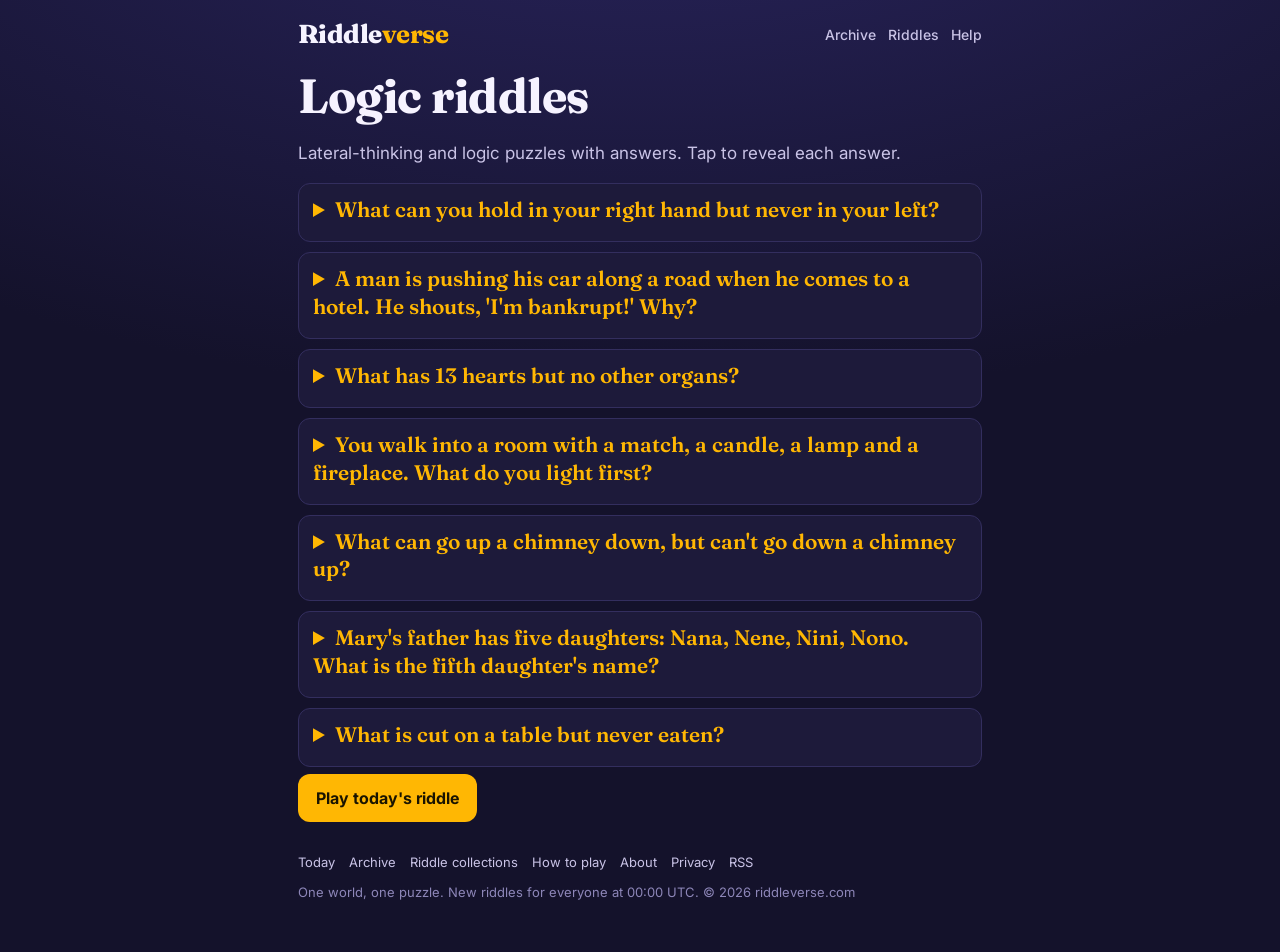
<file: riddles/logic/index.html>
<!DOCTYPE html><html lang="en"><head><meta charset="utf-8"><meta name="viewport" content="width=device-width,initial-scale=1">
<title>Logic riddles with answers (7) | Riddleverse</title><meta name="description" content="Lateral-thinking and logic puzzles with answers."><link rel="canonical" href="https://riddleverse.com/riddles/logic/">
<meta name="robots" content="index,follow,max-image-preview:large"><meta name="theme-color" content="#14122b">
<meta property="og:type" content="website"><meta property="og:site_name" content="Riddleverse"><meta property="og:title" content="Logic riddles with answers (7) | Riddleverse"><meta property="og:description" content="Lateral-thinking and logic puzzles with answers."><meta property="og:url" content="https://riddleverse.com/riddles/logic/"><meta property="og:image" content="https://riddleverse.com/og.png"><meta name="twitter:card" content="summary_large_image">
<link rel="icon" href="/favicon.svg" type="image/svg+xml"><link rel="apple-touch-icon" href="/icon-192.png"><link rel="manifest" href="/manifest.webmanifest"><link rel="preconnect" href="https://fonts.googleapis.com"><link rel="preconnect" href="https://fonts.gstatic.com" crossorigin><link href="https://fonts.googleapis.com/css2?family=Fraunces:opsz,wght@9..144,600;9..144,700;9..144,800&family=Inter:wght@400;500;600;700&display=swap" rel="stylesheet">
<link rel="stylesheet" href="/assets/site.css?v=c1fc85a9"><script type="application/ld+json">{"@context": "https://schema.org", "@type": "WebSite", "name": "Riddleverse", "url": "https://riddleverse.com/"}</script><script type="application/ld+json">{"@context": "https://schema.org", "@type": "FAQPage", "mainEntity": [{"@type": "Question", "name": "What can you hold in your right hand but never in your left?", "acceptedAnswer": {"@type": "Answer", "text": "left hand"}}, {"@type": "Question", "name": "A man is pushing his car along a road when he comes to a hotel. He shouts, 'I'm bankrupt!' Why?", "acceptedAnswer": {"@type": "Answer", "text": "he is playing monopoly"}}, {"@type": "Question", "name": "What has 13 hearts but no other organs?", "acceptedAnswer": {"@type": "Answer", "text": "a deck of cards"}}, {"@type": "Question", "name": "You walk into a room with a match, a candle, a lamp and a fireplace. What do you light first?", "acceptedAnswer": {"@type": "Answer", "text": "match"}}, {"@type": "Question", "name": "What can go up a chimney down, but can't go down a chimney up?", "acceptedAnswer": {"@type": "Answer", "text": "an umbrella"}}, {"@type": "Question", "name": "Mary's father has five daughters: Nana, Nene, Nini, Nono. What is the fifth daughter's name?", "acceptedAnswer": {"@type": "Answer", "text": "mary"}}, {"@type": "Question", "name": "What is cut on a table but never eaten?", "acceptedAnswer": {"@type": "Answer", "text": "a deck of cards"}}]}</script></head>
<body><header><div class="wrap"><a class="logo" href="/">Riddle<b>verse</b></a><nav><a href="/archive/">Archive</a><a href="/riddles/">Riddles</a><a href="/how-to-play/">Help</a></nav></div></header>
<main><div class="wrap"><h1>Logic riddles</h1><p class="lede">Lateral-thinking and logic puzzles with answers. Tap to reveal each answer.</p><details><summary class="rq">What can you hold in your right hand but never in your left?</summary><p><b>Left Hand.</b></p></details><details><summary class="rq">A man is pushing his car along a road when he comes to a hotel. He shouts, &#x27;I&#x27;m bankrupt!&#x27; Why?</summary><p><b>He Is Playing Monopoly.</b></p></details><details><summary class="rq">What has 13 hearts but no other organs?</summary><p><b>A Deck Of Cards.</b></p></details><details><summary class="rq">You walk into a room with a match, a candle, a lamp and a fireplace. What do you light first?</summary><p><b>Match.</b></p></details><details><summary class="rq">What can go up a chimney down, but can&#x27;t go down a chimney up?</summary><p><b>An Umbrella.</b></p></details><details><summary class="rq">Mary&#x27;s father has five daughters: Nana, Nene, Nini, Nono. What is the fifth daughter&#x27;s name?</summary><p><b>Mary.</b></p></details><details><summary class="rq">What is cut on a table but never eaten?</summary><p><b>A Deck Of Cards.</b></p></details><p style="margin-top:18px"><a class="btn" href="/">Play today's riddle</a></p></div></main>
<footer><div class="wrap"><a href="/">Today</a><a href="/archive/">Archive</a><a href="/riddles/">Riddle collections</a><a href="/how-to-play/">How to play</a><a href="/about/">About</a><a href="/privacy/">Privacy</a><a href="/feed.xml">RSS</a><div style="margin-top:10px">One world, one puzzle. New riddles for everyone at 00:00 UTC. &copy; 2026 riddleverse.com</div></div></footer>
<script src="/assets/app.js?v=c1fc85a9" defer></script></body></html>
</file>
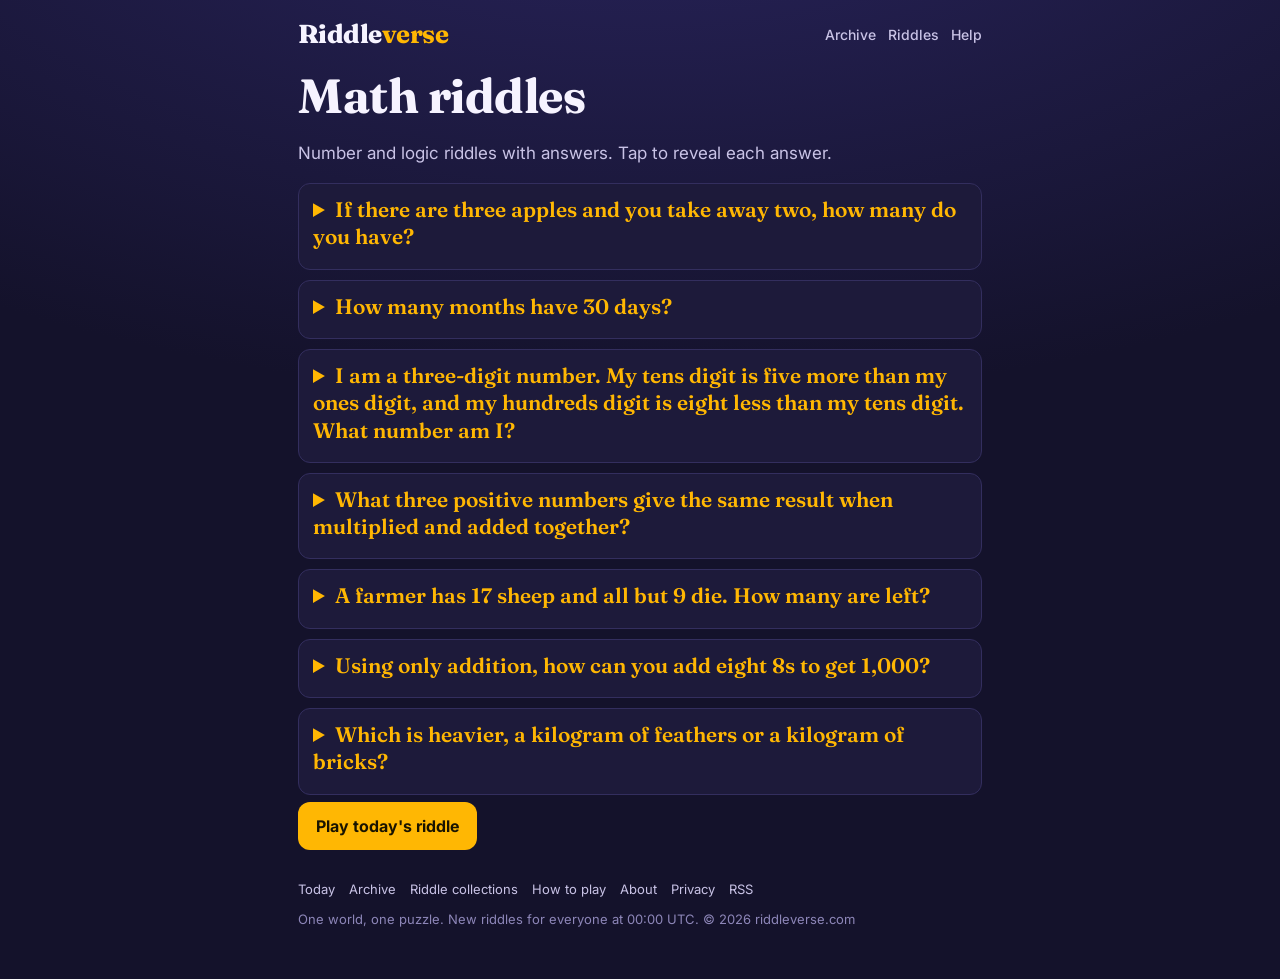
<file: riddles/math/index.html>
<!DOCTYPE html><html lang="en"><head><meta charset="utf-8"><meta name="viewport" content="width=device-width,initial-scale=1">
<title>Math riddles with answers (7) | Riddleverse</title><meta name="description" content="Number and logic riddles with answers."><link rel="canonical" href="https://riddleverse.com/riddles/math/">
<meta name="robots" content="index,follow,max-image-preview:large"><meta name="theme-color" content="#14122b">
<meta property="og:type" content="website"><meta property="og:site_name" content="Riddleverse"><meta property="og:title" content="Math riddles with answers (7) | Riddleverse"><meta property="og:description" content="Number and logic riddles with answers."><meta property="og:url" content="https://riddleverse.com/riddles/math/"><meta property="og:image" content="https://riddleverse.com/og.png"><meta name="twitter:card" content="summary_large_image">
<link rel="icon" href="/favicon.svg" type="image/svg+xml"><link rel="apple-touch-icon" href="/icon-192.png"><link rel="manifest" href="/manifest.webmanifest"><link rel="preconnect" href="https://fonts.googleapis.com"><link rel="preconnect" href="https://fonts.gstatic.com" crossorigin><link href="https://fonts.googleapis.com/css2?family=Fraunces:opsz,wght@9..144,600;9..144,700;9..144,800&family=Inter:wght@400;500;600;700&display=swap" rel="stylesheet">
<link rel="stylesheet" href="/assets/site.css?v=c1fc85a9"><script type="application/ld+json">{"@context": "https://schema.org", "@type": "WebSite", "name": "Riddleverse", "url": "https://riddleverse.com/"}</script><script type="application/ld+json">{"@context": "https://schema.org", "@type": "FAQPage", "mainEntity": [{"@type": "Question", "name": "If there are three apples and you take away two, how many do you have?", "acceptedAnswer": {"@type": "Answer", "text": "2"}}, {"@type": "Question", "name": "How many months have 30 days?", "acceptedAnswer": {"@type": "Answer", "text": "11"}}, {"@type": "Question", "name": "I am a three-digit number. My tens digit is five more than my ones digit, and my hundreds digit is eight less than my tens digit. What number am I?", "acceptedAnswer": {"@type": "Answer", "text": "194"}}, {"@type": "Question", "name": "What three positive numbers give the same result when multiplied and added together?", "acceptedAnswer": {"@type": "Answer", "text": "1 2 3"}}, {"@type": "Question", "name": "A farmer has 17 sheep and all but 9 die. How many are left?", "acceptedAnswer": {"@type": "Answer", "text": "9"}}, {"@type": "Question", "name": "Using only addition, how can you add eight 8s to get 1,000?", "acceptedAnswer": {"@type": "Answer", "text": "888 + 88 + 8 + 8 + 8"}}, {"@type": "Question", "name": "Which is heavier, a kilogram of feathers or a kilogram of bricks?", "acceptedAnswer": {"@type": "Answer", "text": "equal"}}]}</script></head>
<body><header><div class="wrap"><a class="logo" href="/">Riddle<b>verse</b></a><nav><a href="/archive/">Archive</a><a href="/riddles/">Riddles</a><a href="/how-to-play/">Help</a></nav></div></header>
<main><div class="wrap"><h1>Math riddles</h1><p class="lede">Number and logic riddles with answers. Tap to reveal each answer.</p><details><summary class="rq">If there are three apples and you take away two, how many do you have?</summary><p><b>2.</b></p></details><details><summary class="rq">How many months have 30 days?</summary><p><b>11.</b></p></details><details><summary class="rq">I am a three-digit number. My tens digit is five more than my ones digit, and my hundreds digit is eight less than my tens digit. What number am I?</summary><p><b>194.</b></p></details><details><summary class="rq">What three positive numbers give the same result when multiplied and added together?</summary><p><b>1 2 3.</b></p></details><details><summary class="rq">A farmer has 17 sheep and all but 9 die. How many are left?</summary><p><b>9.</b></p></details><details><summary class="rq">Using only addition, how can you add eight 8s to get 1,000?</summary><p><b>888 + 88 + 8 + 8 + 8.</b></p></details><details><summary class="rq">Which is heavier, a kilogram of feathers or a kilogram of bricks?</summary><p><b>Equal.</b></p></details><p style="margin-top:18px"><a class="btn" href="/">Play today's riddle</a></p></div></main>
<footer><div class="wrap"><a href="/">Today</a><a href="/archive/">Archive</a><a href="/riddles/">Riddle collections</a><a href="/how-to-play/">How to play</a><a href="/about/">About</a><a href="/privacy/">Privacy</a><a href="/feed.xml">RSS</a><div style="margin-top:10px">One world, one puzzle. New riddles for everyone at 00:00 UTC. &copy; 2026 riddleverse.com</div></div></footer>
<script src="/assets/app.js?v=c1fc85a9" defer></script></body></html>
</file>
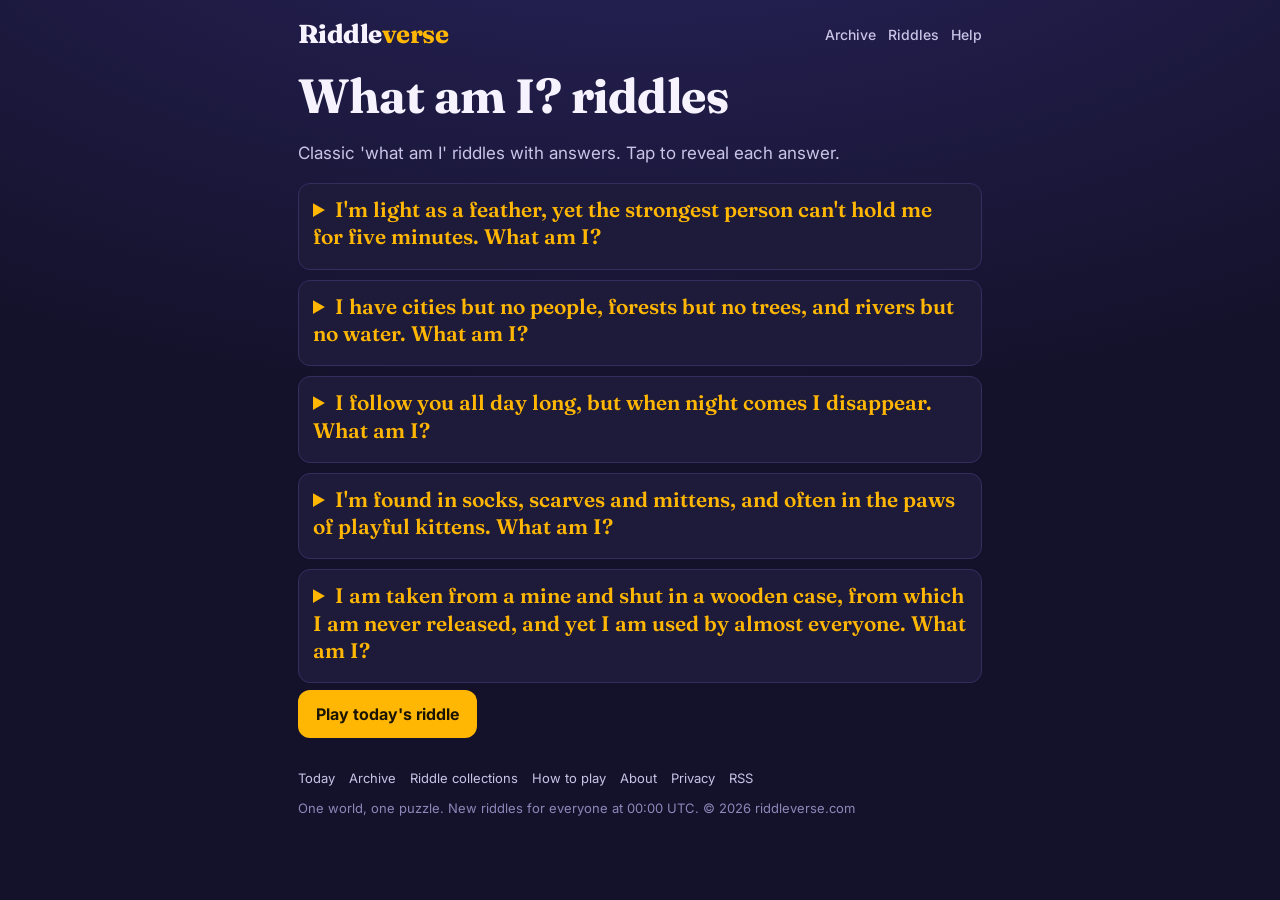
<file: riddles/what-am-i/index.html>
<!DOCTYPE html><html lang="en"><head><meta charset="utf-8"><meta name="viewport" content="width=device-width,initial-scale=1">
<title>What am I? riddles with answers (5) | Riddleverse</title><meta name="description" content="Classic &#x27;what am I&#x27; riddles with answers."><link rel="canonical" href="https://riddleverse.com/riddles/what-am-i/">
<meta name="robots" content="index,follow,max-image-preview:large"><meta name="theme-color" content="#14122b">
<meta property="og:type" content="website"><meta property="og:site_name" content="Riddleverse"><meta property="og:title" content="What am I? riddles with answers (5) | Riddleverse"><meta property="og:description" content="Classic &#x27;what am I&#x27; riddles with answers."><meta property="og:url" content="https://riddleverse.com/riddles/what-am-i/"><meta property="og:image" content="https://riddleverse.com/og.png"><meta name="twitter:card" content="summary_large_image">
<link rel="icon" href="/favicon.svg" type="image/svg+xml"><link rel="apple-touch-icon" href="/icon-192.png"><link rel="manifest" href="/manifest.webmanifest"><link rel="preconnect" href="https://fonts.googleapis.com"><link rel="preconnect" href="https://fonts.gstatic.com" crossorigin><link href="https://fonts.googleapis.com/css2?family=Fraunces:opsz,wght@9..144,600;9..144,700;9..144,800&family=Inter:wght@400;500;600;700&display=swap" rel="stylesheet">
<link rel="stylesheet" href="/assets/site.css?v=c1fc85a9"><script type="application/ld+json">{"@context": "https://schema.org", "@type": "WebSite", "name": "Riddleverse", "url": "https://riddleverse.com/"}</script><script type="application/ld+json">{"@context": "https://schema.org", "@type": "FAQPage", "mainEntity": [{"@type": "Question", "name": "I'm light as a feather, yet the strongest person can't hold me for five minutes. What am I?", "acceptedAnswer": {"@type": "Answer", "text": "breath"}}, {"@type": "Question", "name": "I have cities but no people, forests but no trees, and rivers but no water. What am I?", "acceptedAnswer": {"@type": "Answer", "text": "a map"}}, {"@type": "Question", "name": "I follow you all day long, but when night comes I disappear. What am I?", "acceptedAnswer": {"@type": "Answer", "text": "a shadow"}}, {"@type": "Question", "name": "I'm found in socks, scarves and mittens, and often in the paws of playful kittens. What am I?", "acceptedAnswer": {"@type": "Answer", "text": "wool"}}, {"@type": "Question", "name": "I am taken from a mine and shut in a wooden case, from which I am never released, and yet I am used by almost everyone. What am I?", "acceptedAnswer": {"@type": "Answer", "text": "graphite"}}]}</script></head>
<body><header><div class="wrap"><a class="logo" href="/">Riddle<b>verse</b></a><nav><a href="/archive/">Archive</a><a href="/riddles/">Riddles</a><a href="/how-to-play/">Help</a></nav></div></header>
<main><div class="wrap"><h1>What am I? riddles</h1><p class="lede">Classic &#x27;what am I&#x27; riddles with answers. Tap to reveal each answer.</p><details><summary class="rq">I&#x27;m light as a feather, yet the strongest person can&#x27;t hold me for five minutes. What am I?</summary><p><b>Breath.</b></p></details><details><summary class="rq">I have cities but no people, forests but no trees, and rivers but no water. What am I?</summary><p><b>A Map.</b></p></details><details><summary class="rq">I follow you all day long, but when night comes I disappear. What am I?</summary><p><b>A Shadow.</b></p></details><details><summary class="rq">I&#x27;m found in socks, scarves and mittens, and often in the paws of playful kittens. What am I?</summary><p><b>Wool.</b></p></details><details><summary class="rq">I am taken from a mine and shut in a wooden case, from which I am never released, and yet I am used by almost everyone. What am I?</summary><p><b>Graphite.</b></p></details><p style="margin-top:18px"><a class="btn" href="/">Play today's riddle</a></p></div></main>
<footer><div class="wrap"><a href="/">Today</a><a href="/archive/">Archive</a><a href="/riddles/">Riddle collections</a><a href="/how-to-play/">How to play</a><a href="/about/">About</a><a href="/privacy/">Privacy</a><a href="/feed.xml">RSS</a><div style="margin-top:10px">One world, one puzzle. New riddles for everyone at 00:00 UTC. &copy; 2026 riddleverse.com</div></div></footer>
<script src="/assets/app.js?v=c1fc85a9" defer></script></body></html>
</file>
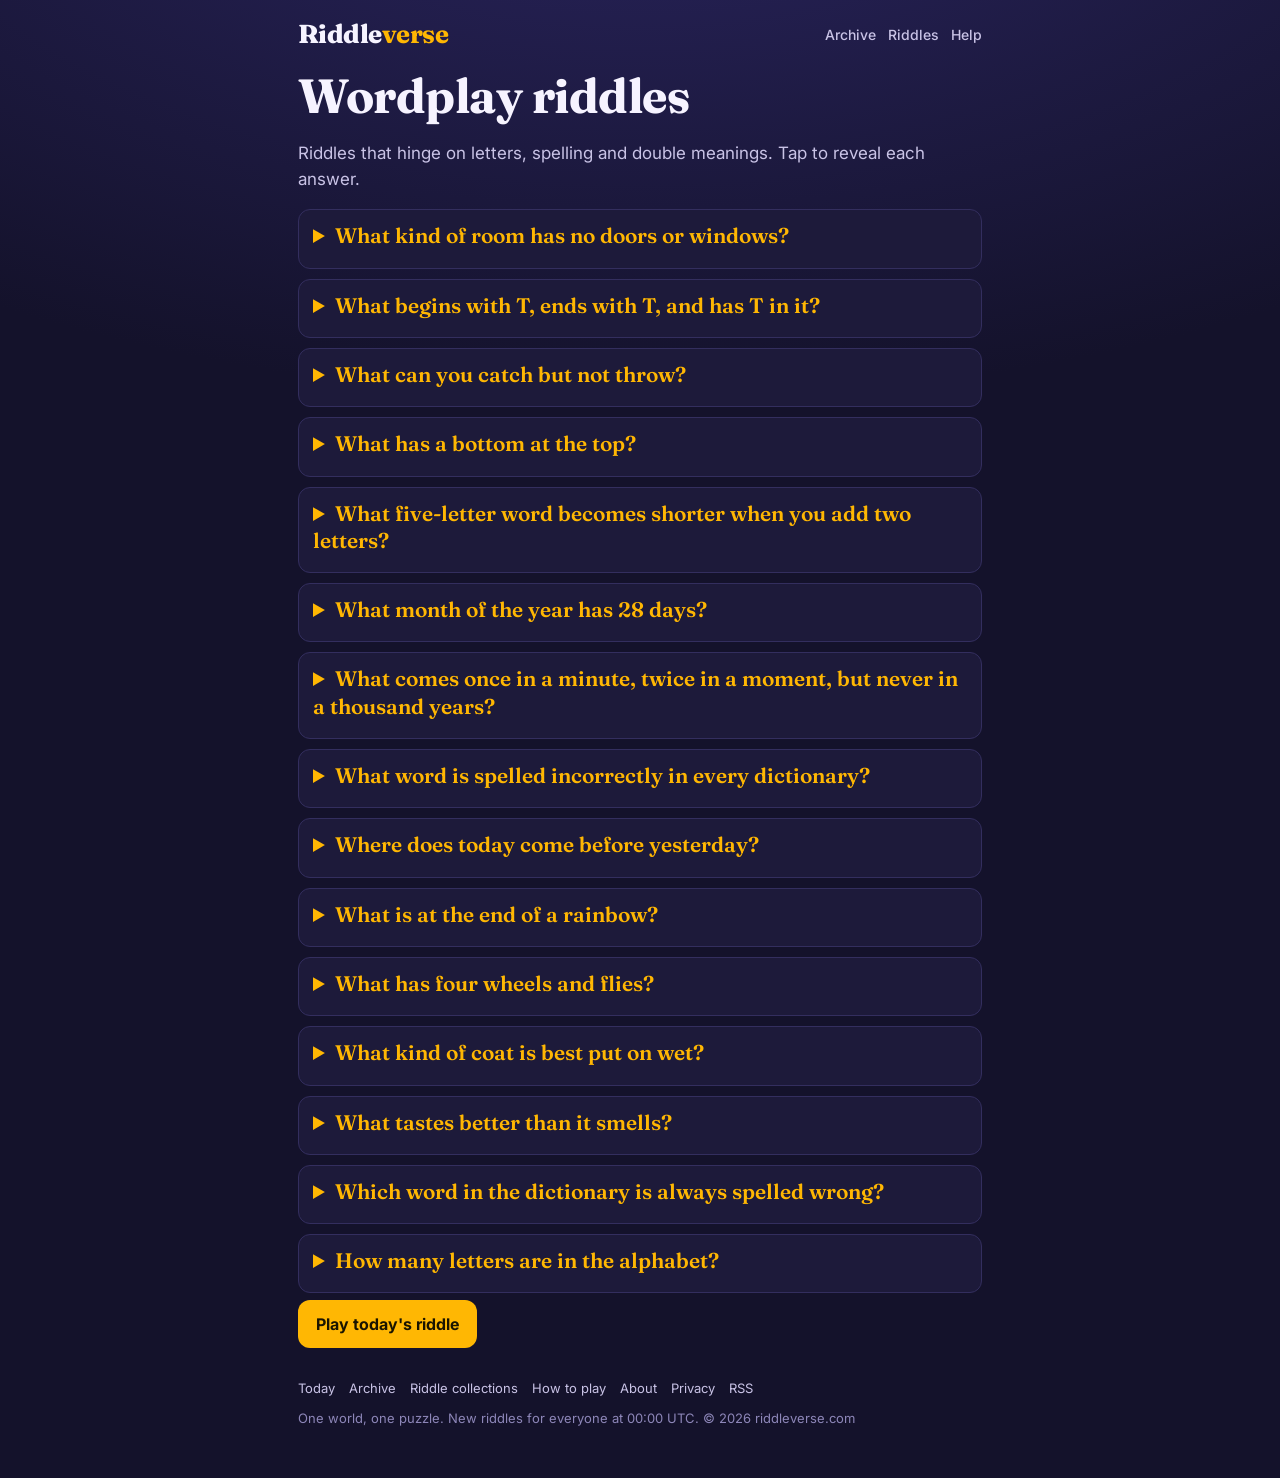
<file: riddles/wordplay/index.html>
<!DOCTYPE html><html lang="en"><head><meta charset="utf-8"><meta name="viewport" content="width=device-width,initial-scale=1">
<title>Wordplay riddles with answers (15) | Riddleverse</title><meta name="description" content="Riddles that hinge on letters, spelling and double meanings."><link rel="canonical" href="https://riddleverse.com/riddles/wordplay/">
<meta name="robots" content="index,follow,max-image-preview:large"><meta name="theme-color" content="#14122b">
<meta property="og:type" content="website"><meta property="og:site_name" content="Riddleverse"><meta property="og:title" content="Wordplay riddles with answers (15) | Riddleverse"><meta property="og:description" content="Riddles that hinge on letters, spelling and double meanings."><meta property="og:url" content="https://riddleverse.com/riddles/wordplay/"><meta property="og:image" content="https://riddleverse.com/og.png"><meta name="twitter:card" content="summary_large_image">
<link rel="icon" href="/favicon.svg" type="image/svg+xml"><link rel="apple-touch-icon" href="/icon-192.png"><link rel="manifest" href="/manifest.webmanifest"><link rel="preconnect" href="https://fonts.googleapis.com"><link rel="preconnect" href="https://fonts.gstatic.com" crossorigin><link href="https://fonts.googleapis.com/css2?family=Fraunces:opsz,wght@9..144,600;9..144,700;9..144,800&family=Inter:wght@400;500;600;700&display=swap" rel="stylesheet">
<link rel="stylesheet" href="/assets/site.css?v=c1fc85a9"><script type="application/ld+json">{"@context": "https://schema.org", "@type": "WebSite", "name": "Riddleverse", "url": "https://riddleverse.com/"}</script><script type="application/ld+json">{"@context": "https://schema.org", "@type": "FAQPage", "mainEntity": [{"@type": "Question", "name": "What kind of room has no doors or windows?", "acceptedAnswer": {"@type": "Answer", "text": "a mushroom"}}, {"@type": "Question", "name": "What begins with T, ends with T, and has T in it?", "acceptedAnswer": {"@type": "Answer", "text": "a teapot"}}, {"@type": "Question", "name": "What can you catch but not throw?", "acceptedAnswer": {"@type": "Answer", "text": "a cold"}}, {"@type": "Question", "name": "What has a bottom at the top?", "acceptedAnswer": {"@type": "Answer", "text": "leg"}}, {"@type": "Question", "name": "What five-letter word becomes shorter when you add two letters?", "acceptedAnswer": {"@type": "Answer", "text": "short"}}, {"@type": "Question", "name": "What month of the year has 28 days?", "acceptedAnswer": {"@type": "Answer", "text": "all"}}, {"@type": "Question", "name": "What comes once in a minute, twice in a moment, but never in a thousand years?", "acceptedAnswer": {"@type": "Answer", "text": "letter m"}}, {"@type": "Question", "name": "What word is spelled incorrectly in every dictionary?", "acceptedAnswer": {"@type": "Answer", "text": "incorrectly"}}, {"@type": "Question", "name": "Where does today come before yesterday?", "acceptedAnswer": {"@type": "Answer", "text": "a dictionary"}}, {"@type": "Question", "name": "What is at the end of a rainbow?", "acceptedAnswer": {"@type": "Answer", "text": "letter w"}}, {"@type": "Question", "name": "What has four wheels and flies?", "acceptedAnswer": {"@type": "Answer", "text": "a garbage truck"}}, {"@type": "Question", "name": "What kind of coat is best put on wet?", "acceptedAnswer": {"@type": "Answer", "text": "a coat of paint"}}, {"@type": "Question", "name": "What tastes better than it smells?", "acceptedAnswer": {"@type": "Answer", "text": "a tongue"}}, {"@type": "Question", "name": "Which word in the dictionary is always spelled wrong?", "acceptedAnswer": {"@type": "Answer", "text": "wrong"}}, {"@type": "Question", "name": "How many letters are in the alphabet?", "acceptedAnswer": {"@type": "Answer", "text": "11"}}]}</script></head>
<body><header><div class="wrap"><a class="logo" href="/">Riddle<b>verse</b></a><nav><a href="/archive/">Archive</a><a href="/riddles/">Riddles</a><a href="/how-to-play/">Help</a></nav></div></header>
<main><div class="wrap"><h1>Wordplay riddles</h1><p class="lede">Riddles that hinge on letters, spelling and double meanings. Tap to reveal each answer.</p><details><summary class="rq">What kind of room has no doors or windows?</summary><p><b>A Mushroom.</b></p></details><details><summary class="rq">What begins with T, ends with T, and has T in it?</summary><p><b>A Teapot.</b></p></details><details><summary class="rq">What can you catch but not throw?</summary><p><b>A Cold.</b></p></details><details><summary class="rq">What has a bottom at the top?</summary><p><b>Leg.</b></p></details><details><summary class="rq">What five-letter word becomes shorter when you add two letters?</summary><p><b>Short.</b></p></details><details><summary class="rq">What month of the year has 28 days?</summary><p><b>All.</b></p></details><details><summary class="rq">What comes once in a minute, twice in a moment, but never in a thousand years?</summary><p><b>Letter M.</b></p></details><details><summary class="rq">What word is spelled incorrectly in every dictionary?</summary><p><b>Incorrectly.</b></p></details><details><summary class="rq">Where does today come before yesterday?</summary><p><b>A Dictionary.</b></p></details><details><summary class="rq">What is at the end of a rainbow?</summary><p><b>Letter W.</b></p></details><details><summary class="rq">What has four wheels and flies?</summary><p><b>A Garbage Truck.</b></p></details><details><summary class="rq">What kind of coat is best put on wet?</summary><p><b>A Coat Of Paint.</b></p></details><details><summary class="rq">What tastes better than it smells?</summary><p><b>A Tongue.</b></p></details><details><summary class="rq">Which word in the dictionary is always spelled wrong?</summary><p><b>Wrong.</b></p></details><details><summary class="rq">How many letters are in the alphabet?</summary><p><b>11.</b></p></details><p style="margin-top:18px"><a class="btn" href="/">Play today's riddle</a></p></div></main>
<footer><div class="wrap"><a href="/">Today</a><a href="/archive/">Archive</a><a href="/riddles/">Riddle collections</a><a href="/how-to-play/">How to play</a><a href="/about/">About</a><a href="/privacy/">Privacy</a><a href="/feed.xml">RSS</a><div style="margin-top:10px">One world, one puzzle. New riddles for everyone at 00:00 UTC. &copy; 2026 riddleverse.com</div></div></footer>
<script src="/assets/app.js?v=c1fc85a9" defer></script></body></html>
</file>
<file: assets/site.css>
:root{--bg:#14122b;--bg2:#1d1a3a;--bg3:#272352;--ink:#f6f3ff;--ink2:#c9c3e6;--mute:#8d86b8;--line:#332e5e;--acc:#ffb703;--acc2:#2ec4b6;--bad:#ff5d73;--max:720px}
*{box-sizing:border-box}html{-webkit-text-size-adjust:100%}
body{margin:0;background:radial-gradient(1200px 600px at 50% -200px,#2a2560,var(--bg));color:var(--ink);font:17px/1.55 Inter,system-ui,-apple-system,"Segoe UI",Roboto,sans-serif;min-height:100vh}
a{color:var(--acc2);text-decoration:none}a:hover{text-decoration:underline}
h1,h2,h3,.disp{font-family:Fraunces,Georgia,serif;font-weight:700;letter-spacing:-.01em;line-height:1.1}
h1{font-size:clamp(30px,6vw,48px);margin:.2em 0 .3em}h2{font-size:clamp(22px,4vw,30px);margin:1.2em 0 .4em}
.wrap{max-width:var(--max);margin:0 auto;padding:0 18px}
header{padding:14px 0 6px}header .wrap{display:flex;align-items:center;justify-content:space-between;gap:10px}
.logo{font-family:Fraunces,Georgia,serif;font-weight:800;font-size:26px;color:var(--ink);letter-spacing:-.02em}.logo b{color:var(--acc)}
nav{white-space:nowrap}nav a{color:var(--ink2);font-size:14px;margin-left:12px;font-weight:500}
.topbar{display:flex;gap:10px;flex-wrap:wrap;align-items:center;justify-content:space-between;margin:6px 0 16px;font-size:14px;color:var(--ink2)}.topbar b{color:var(--acc)}
.chip{background:var(--bg2);border:1px solid var(--line);border-radius:999px;padding:5px 11px}button.namechip{color:var(--acc);cursor:pointer;font:inherit;font-size:14px}
.nameform{display:flex;gap:8px;margin:-6px 0 14px}.nameform input{flex:1;padding:11px 14px;font-size:16px;border-radius:12px;border:2px solid var(--line);background:#0f0d22;color:var(--ink)}
.tabs{display:flex;gap:6px;margin:0 0 14px}.tab{flex:1;background:var(--bg2);border:1px solid var(--line);color:var(--ink2);padding:12px 8px;border-radius:12px;font-size:15px;font-weight:600;cursor:pointer}.tab.on{background:var(--acc);color:#1a1400;border-color:var(--acc)}
.card{background:var(--bg2);border:1px solid var(--line);border-radius:18px;padding:20px}
#game{background:var(--bg2);border:1px solid var(--line);border-radius:18px;padding:22px 20px}
.phead{display:flex;gap:8px;flex-wrap:wrap;margin-bottom:14px}.pill{font-size:12px;color:var(--mute);border:1px solid var(--line);border-radius:999px;padding:3px 9px}
.q{font-family:Fraunces,Georgia,serif;font-size:clamp(24px,5vw,34px);line-height:1.25;font-weight:600;margin:4px 0 18px}
.lede{color:var(--ink2);font-size:17px}
.hint{display:block;width:100%;text-align:left;background:var(--bg3);border:1px dashed var(--line);color:var(--ink2);padding:11px 13px;border-radius:12px;margin:8px 0;font-size:15px}button.hint{cursor:pointer;color:var(--acc)}button.hint:hover{border-style:solid}.hint.on{border-style:solid;color:var(--ink)}.hint small{color:var(--mute)}
form.ans{display:flex;gap:8px;margin:16px 0 6px}form.ans input{flex:1;padding:14px 16px;font-size:18px;border-radius:12px;border:2px solid var(--line);background:#0f0d22;color:var(--ink);outline:none}form.ans input:focus{border-color:var(--acc2)}
.btn{background:var(--acc);color:#1a1400;border:0;border-radius:12px;padding:14px 18px;font-size:16px;font-weight:700;cursor:pointer}.btn.ghost{background:transparent;color:var(--ink);border:1px solid var(--line)}
.giveup{background:none;border:0;color:var(--mute);font-size:13px;cursor:pointer;padding:6px 0;text-decoration:underline}
.fb{min-height:22px;font-size:15px;color:var(--mute)}.fb.close{color:var(--acc)}.fb.no{color:var(--bad)}
.shake{animation:sh .35s}@keyframes sh{20%{transform:translateX(-6px)}60%{transform:translateX(6px)}}
.res{border-radius:14px;padding:18px;margin-top:10px;border:1px solid var(--line);background:var(--bg3)}.res.ok{border-color:var(--acc2)}.res .big{font-size:14px;letter-spacing:.08em;text-transform:uppercase;color:var(--mute)}.res .answer{font-family:Fraunces,Georgia,serif;font-size:34px;font-weight:700;margin:4px 0 6px;color:var(--acc)}.res .meta{color:var(--ink2);font-size:15px}.res .why{color:var(--ink2);font-size:15px;margin:10px 0 0}.res .row{display:flex;gap:8px;flex-wrap:wrap;margin-top:14px}
.namelab{display:block;margin-top:12px;font-size:13px;color:var(--mute)}.namelab input{margin-left:8px;padding:7px 10px;border-radius:8px;border:1px solid var(--line);background:#0f0d22;color:var(--ink);width:140px}
.nextup{margin:16px 0 0;color:var(--ink2)}
.chain{padding-left:22px;margin:0 0 10px}.chain li{padding:8px 0;color:var(--mute);border-bottom:1px solid var(--line)}.chain li.cur{color:var(--ink);font-weight:600}.chain li.done{color:var(--ink2)}.chain .ca{color:var(--acc2);margin-left:8px}
.stats{margin-top:16px}.srow{display:grid;grid-template-columns:repeat(4,1fr);gap:8px}.srow div{text-align:center}.srow b{display:block;font-size:22px;font-family:Fraunces,Georgia,serif}.srow small{color:var(--mute);font-size:12px}
@media(max-width:480px){.srow{grid-template-columns:repeat(2,1fr)}}
.lb{list-style:none;padding:0;margin:0}.lb li{display:flex;justify-content:space-between;padding:7px 0;border-top:1px solid var(--line);font-size:15px}.lb li:nth-child(1) span:first-child:before{content:"🥇 "}.lb li:nth-child(2) span:first-child:before{content:"🥈 "}.lb li:nth-child(3) span:first-child:before{content:"🥉 "}
.meta{color:var(--mute);font-size:13px}
.chal{border-color:var(--acc);margin-bottom:12px}
.toast{position:fixed;left:50%;bottom:30px;transform:translateX(-50%);background:var(--acc);color:#1a1400;padding:10px 16px;border-radius:10px;font-weight:600;z-index:9}
.confetti{position:fixed;inset:0;pointer-events:none;z-index:8}
footer{margin:40px 0 50px;color:var(--mute);font-size:13px}footer a{color:var(--ink2);margin-right:14px}
.list a{display:block;padding:12px 0;border-bottom:1px solid var(--line);color:var(--ink)}.list a:hover{color:var(--acc);text-decoration:none}.list small{display:block;color:var(--mute)}
details{border:1px solid var(--line);border-radius:12px;padding:12px 14px;margin:10px 0;background:var(--bg2)}summary{cursor:pointer;font-weight:600;color:var(--acc)}
.rq{font-family:Fraunces,Georgia,serif;font-size:21px;line-height:1.3;margin:0 0 6px}
.grid{display:grid;gap:12px;grid-template-columns:repeat(auto-fit,minmax(200px,1fr))}.tile{background:var(--bg2);border:1px solid var(--line);border-radius:14px;padding:16px;color:var(--ink)}.tile:hover{border-color:var(--acc);text-decoration:none}.tile h3{margin:0 0 4px;font-size:19px}.tile p{margin:0;color:var(--mute);font-size:14px}
.article{max-width:620px}.article p,.article li{color:var(--ink2);font-size:17px}
</file>
